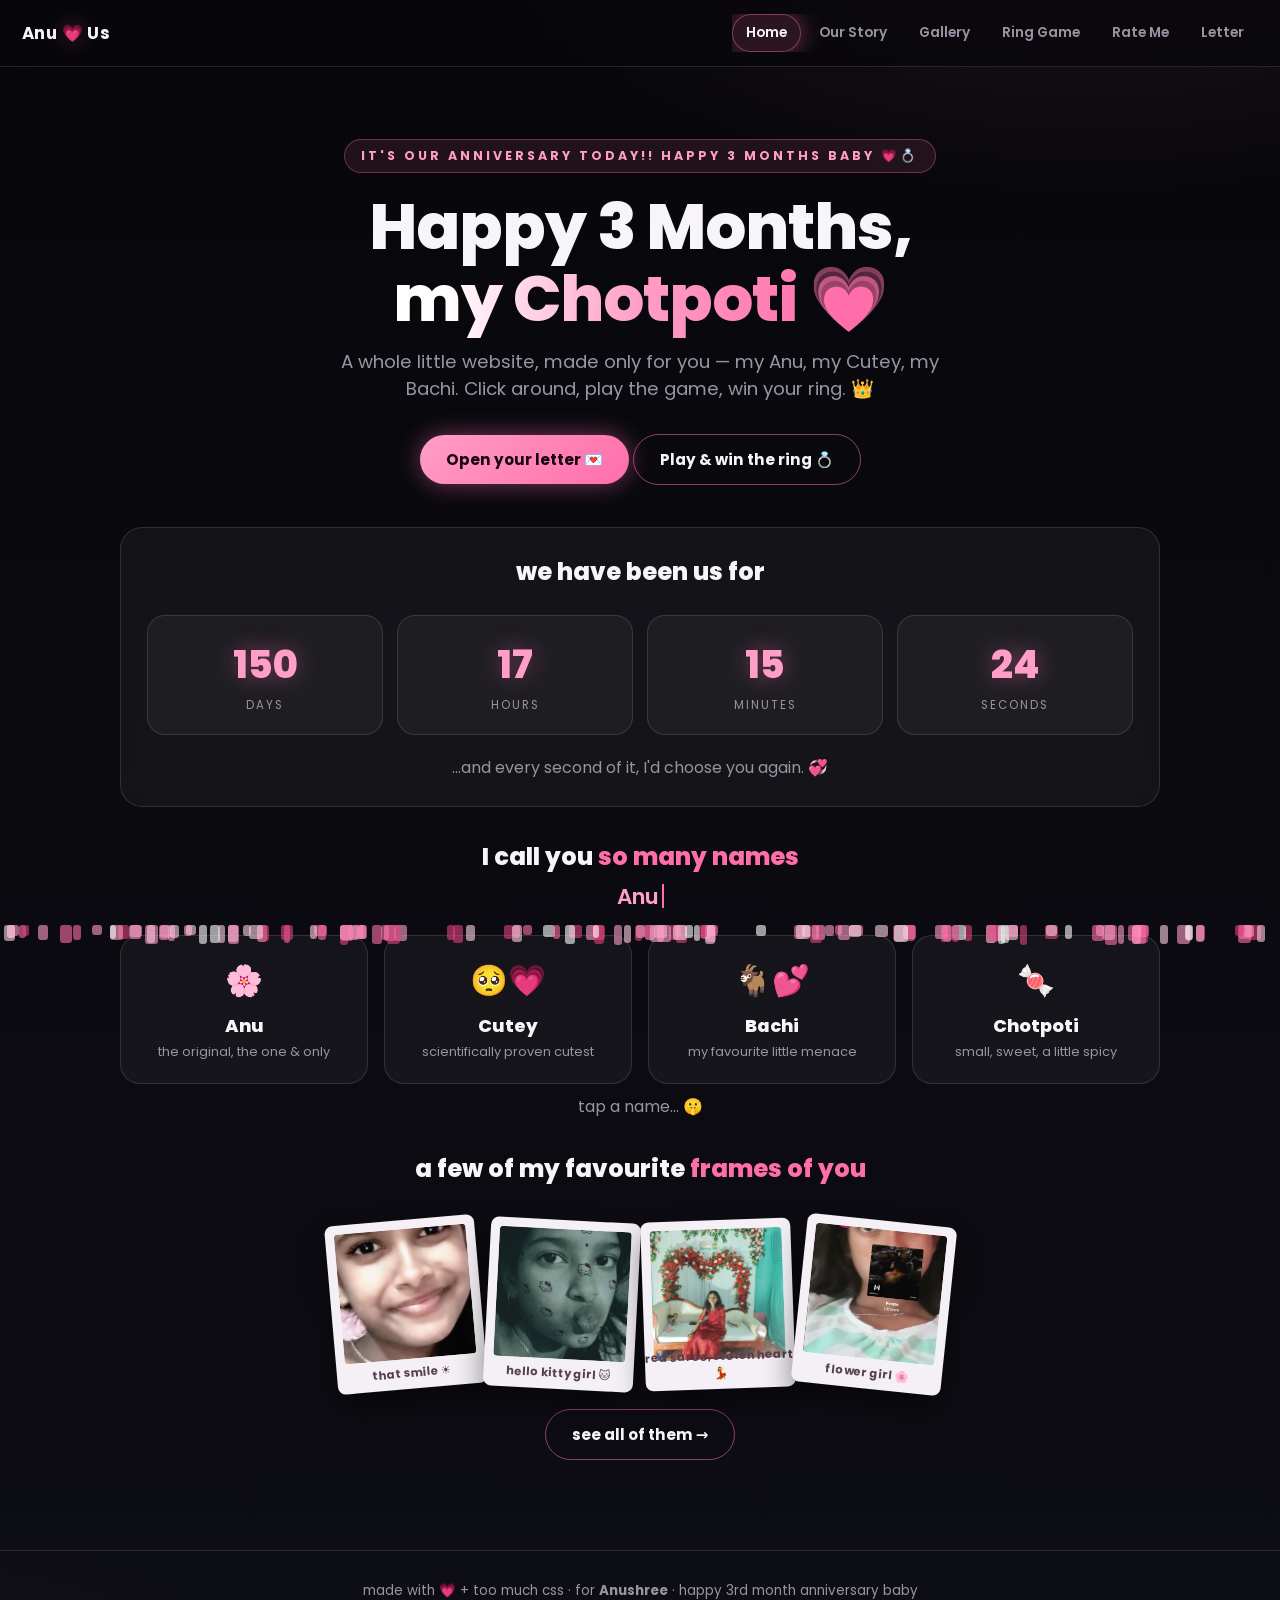
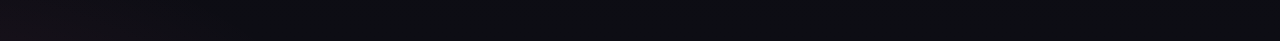
<file: index.html>
<!DOCTYPE html>
<html lang="en">
<head>
  <meta charset="UTF-8" />
  <meta name="viewport" content="width=device-width, initial-scale=1.0" />
  <title>For Anu 💗 | Happy 3 Months</title>
  <link rel="icon" href="data:image/svg+xml,<svg xmlns='http://www.w3.org/2000/svg' viewBox='0 0 100 100'><text y='.9em' font-size='90'>💗</text></svg>" />
  <link rel="preconnect" href="https://fonts.googleapis.com" />
  <link href="https://fonts.googleapis.com/css2?family=Poppins:wght@400;600;700;800&display=swap" rel="stylesheet" />
  <link rel="stylesheet" href="css/style.css" />
</head>
<body>
  <canvas id="hearts-canvas"></canvas>

  <header class="topbar">
    <a class="brand" href="index.html">Anu<span class="pink"> 💗 </span>Us</a>
    <nav class="nav">
      <a href="index.html">Home</a>
      <a href="story.html">Our Story</a>
      <a href="gallery.html">Gallery</a>
      <a href="game.html">Ring Game</a>
      <a href="review.html">Rate Me</a>
      <a href="letter.html">Letter</a>
    </nav>
  </header>

  <main class="page">
    <section class="hero">
      <span class="kicker">07.07.2026 → forever · 3rd month anniversary · 07.10.2026</span>
      <h1 class="title">Happy 3 Months,<br /><span class="grad">my Chotpoti 💗</span></h1>
      <p class="subtitle">A whole little website, made only for you — my Anu, my Cutey, my Bachi. Click around, play the game, win your ring. 👑</p>
      <div class="mt-3">
        <a class="btn" href="letter.html">Open your letter 💌</a>
        <a class="btn ghost" href="game.html">Play &amp; win the ring 💍</a>
      </div>
    </section>

    <section class="card mt-3 center">
      <div class="section-title">we have been us for</div>
      <div class="count-grid" id="together">
        <div class="count-card"><div class="num">0</div><div class="lab">days</div></div>
        <div class="count-card"><div class="num">00</div><div class="lab">hours</div></div>
        <div class="count-card"><div class="num">00</div><div class="lab">minutes</div></div>
        <div class="count-card"><div class="num">00</div><div class="lab">seconds</div></div>
      </div>
      <p class="muted mt-2">…and every second of it, I'd choose you again. 💞</p>
    </section>

    <section class="mt-3 center">
      <div class="section-title">I call you <span>so many names</span></div>
      <p class="typewrap"><span id="typeline"></span><span class="cursor"></span></p>
      <div class="nick-grid mt-2">
        <div class="nick-card" data-meaning="because it's just you"><div class="emoji">🌸</div><div class="name">Anu</div><div class="meaning">the original, the one &amp; only</div></div>
        <div class="nick-card" data-meaning="obviously"><div class="emoji">🥺💗</div><div class="name">Cutey</div><div class="meaning">scientifically proven cutest</div></div>
        <div class="nick-card" data-meaning="my little troublemaker"><div class="emoji">🐐💕</div><div class="name">Bachi</div><div class="meaning">my favourite little menace</div></div>
        <div class="nick-card" data-meaning="tiny &amp; sweet"><div class="emoji">🍬</div><div class="name">Chotpoti</div><div class="meaning">small, sweet, a little spicy</div></div>
      </div>
      <p class="muted mt-1">tap a name… 🤫</p>
    </section>

    <section class="mt-3">
      <div class="section-title center">a few of my favourite <span>frames of you</span></div>
      <div class="polaroids">
        <div class="polaroid" style="--rot:-5deg"><img src="assets/photos/p09.jpg" alt="Anu smiling softly" /><div class="cap">that smile ☀️</div></div>
        <div class="polaroid" style="--rot:3deg"><img src="assets/photos/p07.jpg" alt="Anu covered in hello kitty stickers" /><div class="cap">hello kitty girl 🐱</div></div>
        <div class="polaroid" style="--rot:-2deg"><img src="assets/photos/p03.jpg" alt="Anu in a red saree under a flower arch" /><div class="cap">red saree, stolen heart 💃</div></div>
        <div class="polaroid" style="--rot:6deg"><img src="assets/photos/p01.png" alt="Anu with a pink flower in her hair" /><div class="cap">flower girl 🌸</div></div>
      </div>
      <p class="center muted mt-2"><a class="btn ghost" href="gallery.html">see all of them →</a></p>
    </section>
  </main>

  <footer>
    made with <span class="pink">💗</span> + too much css · for <b>Anushree</b> · happy 3rd month anniversary baby
  </footer>

  <script src="js/app.js"></script>
  <script>
    typeWriter(document.getElementById("typeline"), ANU.nicknames, 120, 1400);
    togetherCounter(document.getElementById("together"));

    // anniversary countdown chip → also show days remaining big on home
    const daysLeft = Math.max(0, Math.ceil((ANU.anniversary - new Date()) / 864e5));
    if (daysLeft > 0) {
      document.querySelector(".kicker").textContent += " · only " + daysLeft + " days left 💫";
    } else {
      document.querySelector(".kicker").textContent = "it's our anniversary today!! happy 3 months baby 💗💍";
      confetti(140);
    }

    // tap a nickname card → little love note
    document.querySelectorAll(".nick-card").forEach(card => {
      card.addEventListener("click", () => {
        const notes = [
          "you're my favourite notification 🔔💗",
          "10/10 would fall for you again",
          "you + me = the whole plot 🎬",
          "certified cutest human alive 🏆",
          "my heart goes dhdhdh for you 💓"
        ];
        alert(card.querySelector(".name").textContent + " 💗 " + card.dataset.meaning + "\n\n" + notes[Math.floor(Math.random() * notes.length)]);
      });
    });

    // auto-confetti if today is the 7th of October
    const today = new Date();
    if (today.getMonth() === 9 && today.getDate() === 7) confetti(160);
  </script>
</body>
</html>
</file>
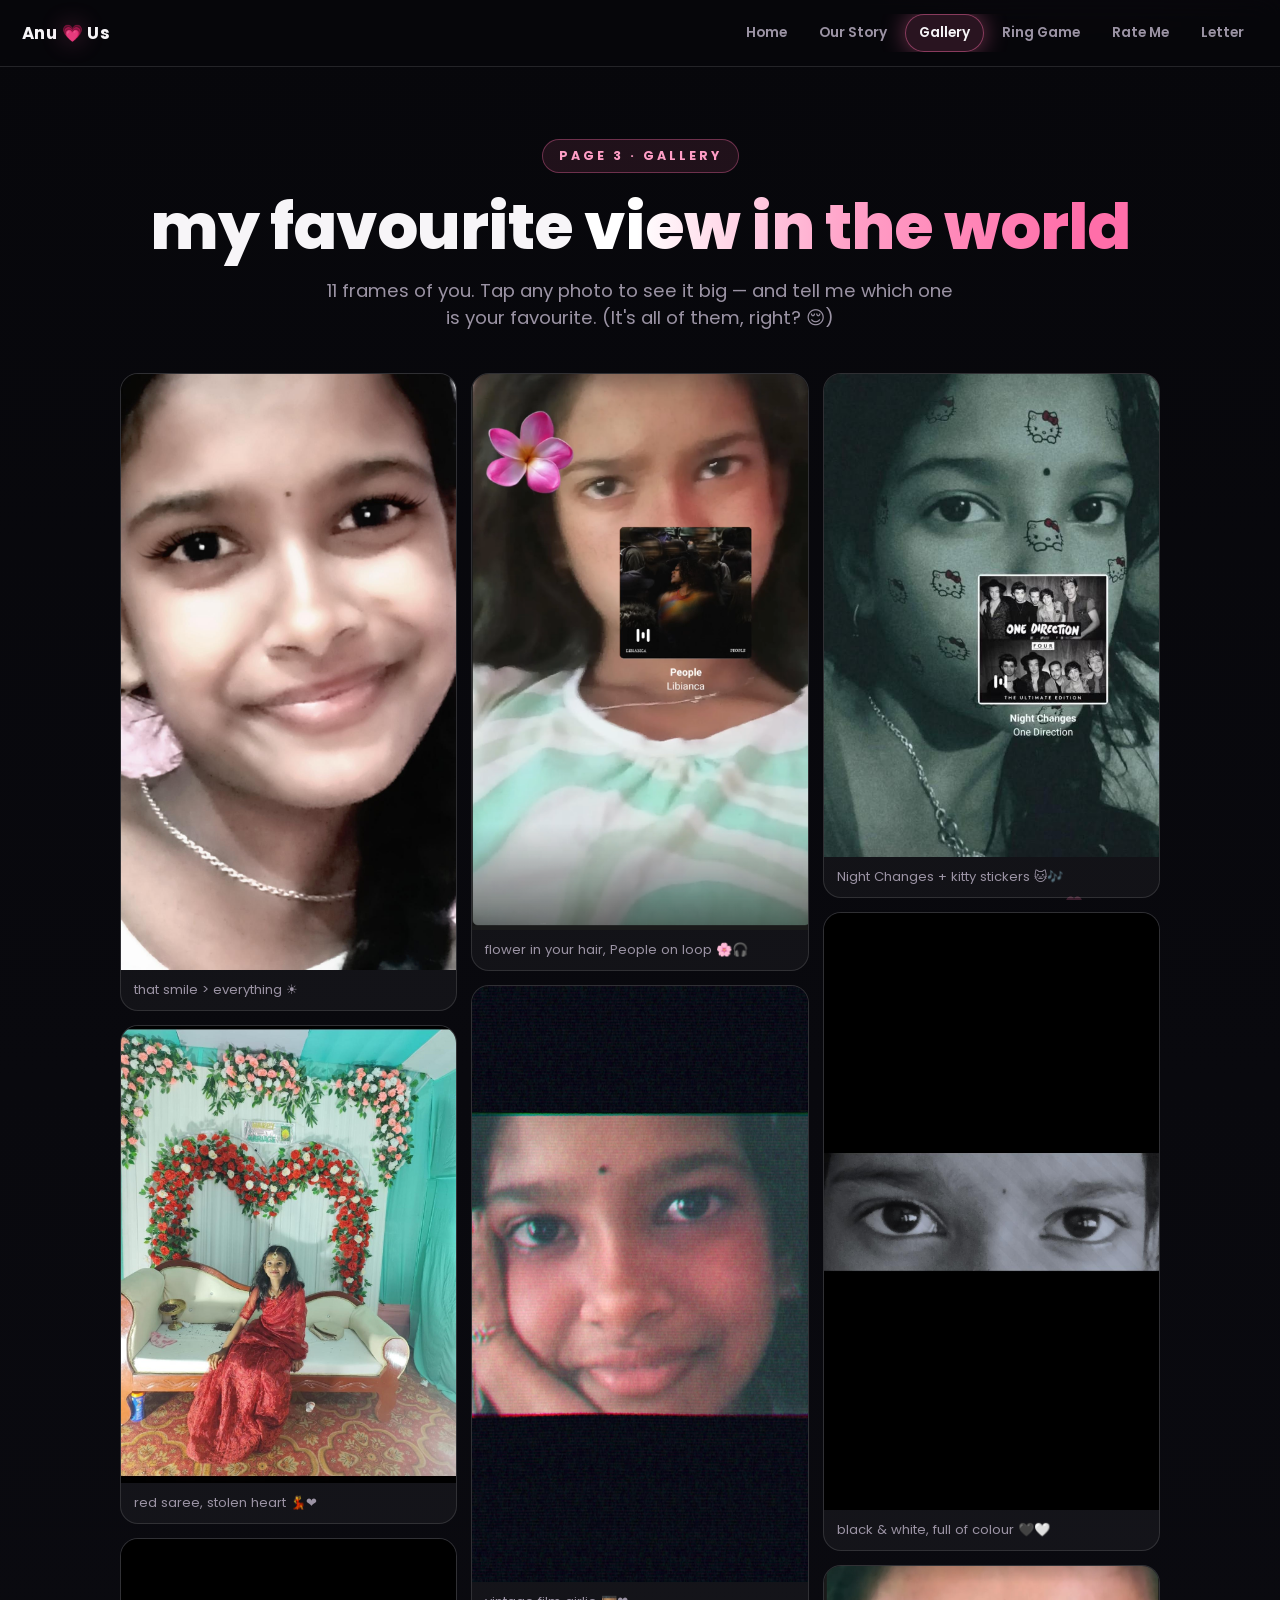
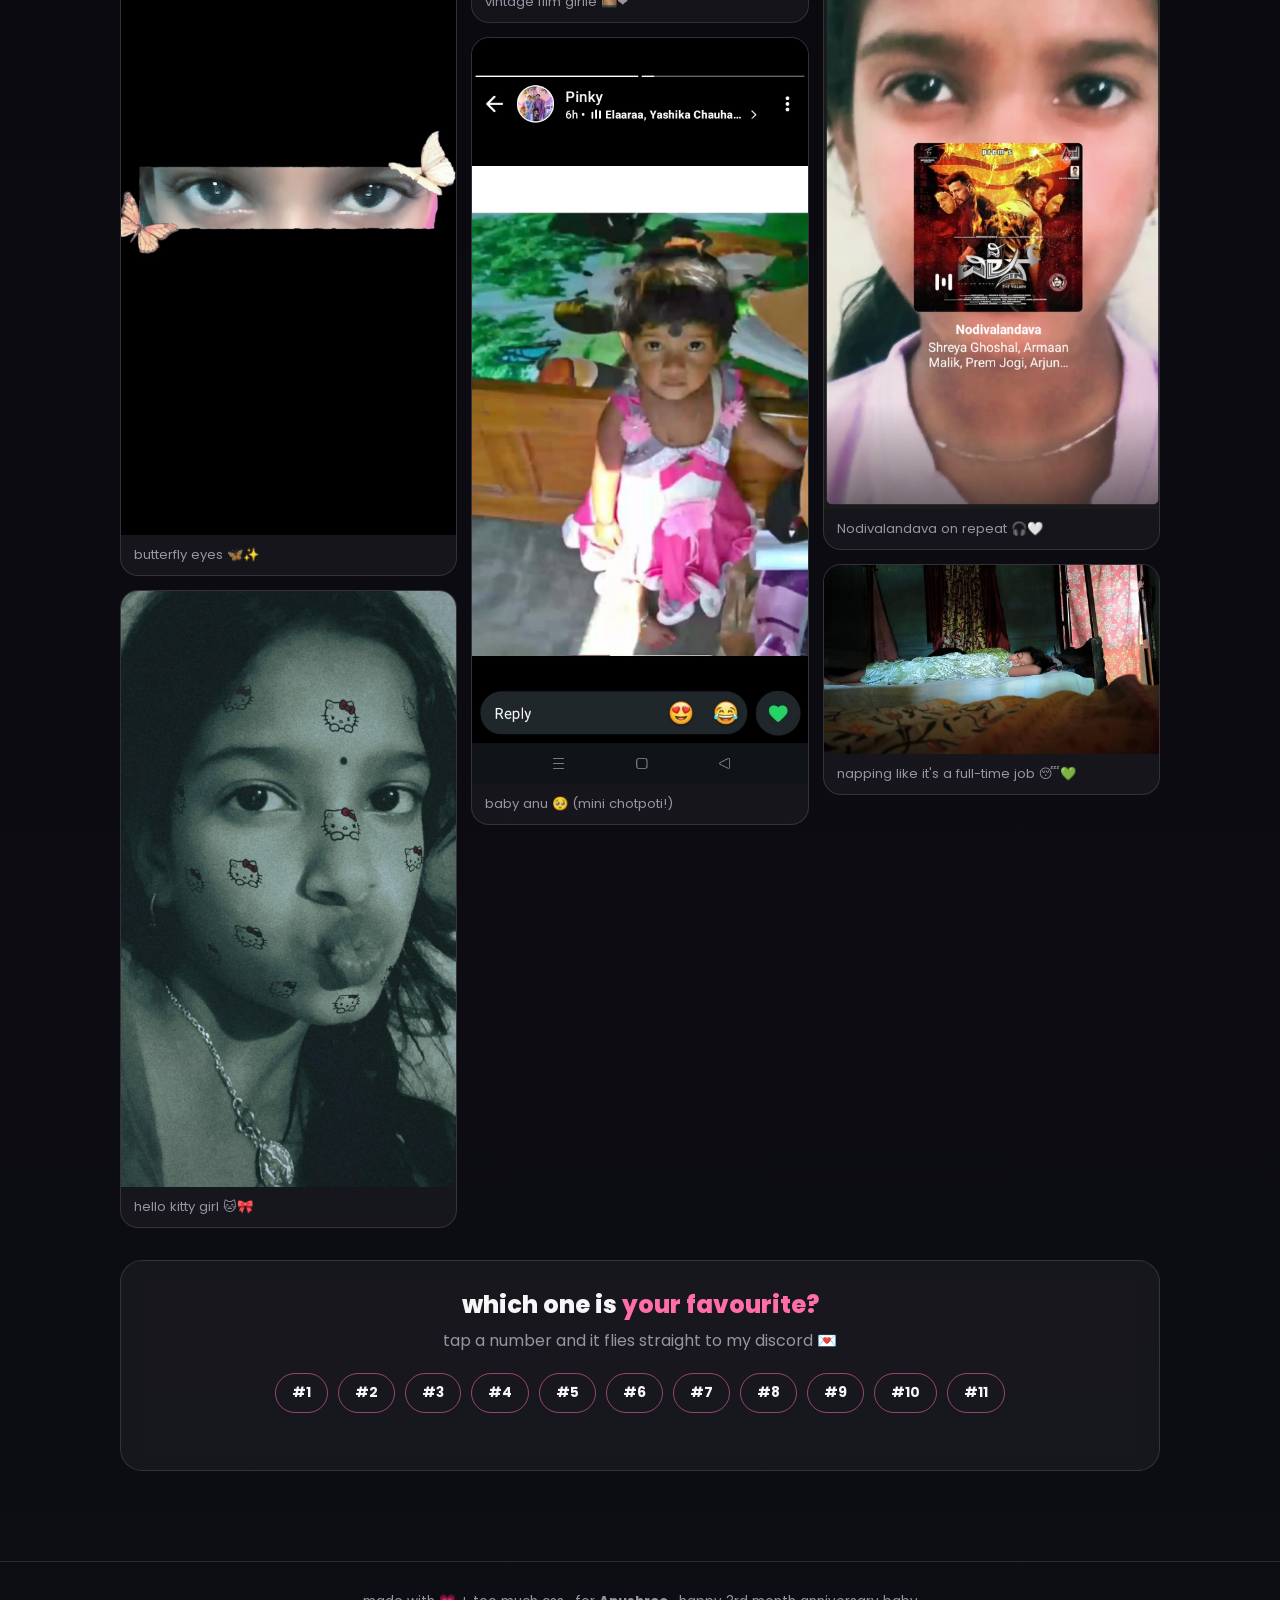
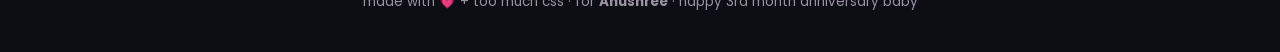
<file: gallery.html>
<!DOCTYPE html>
<html lang="en">
<head>
  <meta charset="UTF-8" />
  <meta name="viewport" content="width=device-width, initial-scale=1.0" />
  <title>Gallery | For Anu 💗</title>
  <link rel="icon" href="data:image/svg+xml,<svg xmlns='http://www.w3.org/2000/svg' viewBox='0 0 100 100'><text y='.9em' font-size='90'>💗</text></svg>" />
  <link href="https://fonts.googleapis.com/css2?family=Poppins:wght@400;600;700;800&display=swap" rel="stylesheet" />
  <link rel="stylesheet" href="css/style.css" />
</head>
<body>
  <canvas id="hearts-canvas"></canvas>

  <header class="topbar">
    <a class="brand" href="index.html">Anu<span class="pink"> 💗 </span>Us</a>
    <nav class="nav">
      <a href="index.html">Home</a>
      <a href="story.html">Our Story</a>
      <a href="gallery.html">Gallery</a>
      <a href="game.html">Ring Game</a>
      <a href="review.html">Rate Me</a>
      <a href="letter.html">Letter</a>
    </nav>
  </header>

  <main class="page">
    <section class="hero">
      <span class="kicker">page 3 · gallery</span>
      <h1 class="title">my favourite <span class="grad">view in the world</span></h1>
      <p class="subtitle">11 frames of you. Tap any photo to see it big — and tell me which one is your favourite. (It's all of them, right? 😌)</p>
    </section>

    <section class="gal mt-3" id="gal">
      <!-- ✏️ captions live here — edit text to taste -->
      <figure><img loading="lazy" src="assets/photos/p09.jpg" alt="Anu smiling softly with a flower behind her ear" /><figcaption>that smile &gt; everything ☀️</figcaption></figure>
      <figure><img loading="lazy" src="assets/photos/p03.jpg" alt="Anu in a red saree sitting under a heart-shaped flower arch" /><figcaption>red saree, stolen heart 💃❤️</figcaption></figure>
      <figure><img loading="lazy" src="assets/photos/p05.jpg" alt="close-up of Anu's eyes covered in butterfly stickers" /><figcaption>butterfly eyes 🦋✨</figcaption></figure>
      <figure><img loading="lazy" src="assets/photos/p07.jpg" alt="Anu with hello kitty stickers all over her face" /><figcaption>hello kitty girl 🐱🎀</figcaption></figure>
      <figure><img loading="lazy" src="assets/photos/p01.png" alt="Anu with a pink flower in her hair and a People by Libianca music card" /><figcaption>flower in your hair, People on loop 🌸🎧</figcaption></figure>
      <figure><img loading="lazy" src="assets/photos/p10.jpg" alt="Anu resting her cheek on her hand, film-poster style with black bars" /><figcaption>vintage film girlie 🎞️❤️</figcaption></figure>
      <figure><img loading="lazy" src="assets/photos/p04.jpg" alt="screenshot of little Anu in a pink dress with mehndi on her face" /><figcaption>baby anu 🥺 (mini chotpoti!)</figcaption></figure>
      <figure><img loading="lazy" src="assets/photos/p08.jpg" alt="Anu with kitty stickers and a Night Changes by One Direction music card" /><figcaption>Night Changes + kitty stickers 🐱🎶</figcaption></figure>
      <figure><img loading="lazy" src="assets/photos/p06.jpg" alt="black and white photo of only Anu's eyes" /><figcaption>black &amp; white, full of colour 🖤🤍</figcaption></figure>
      <figure><img loading="lazy" src="assets/photos/p02.png" alt="Anu with a chain necklace and a Nodivalandava music card" /><figcaption>Nodivalandava on repeat 🎧🤍</figcaption></figure>
      <figure><img loading="lazy" src="assets/photos/p11.jpg" alt="Anu asleep on her bed in a green patterned kurti" /><figcaption>napping like it's a full-time job 😴💚</figcaption></figure>
    </section>

    <section class="card mt-3 center">
      <div class="section-title">which one is <span>your favourite?</span></div>
      <p class="muted">tap a number and it flies straight to my discord 💌</p>
      <div class="mt-2" id="fav-row" style="display:flex;gap:10px;justify-content:center;flex-wrap:wrap;">
      </div>
      <p class="status" id="fav-status"></p>
    </section>
  </main>

  <div id="lightbox">
    <button class="lb-x" aria-label="close">✕</button>
    <img alt="preview" />
    <div class="lb-cap"></div>
  </div>

  <footer>
    made with <span class="pink">💗</span> + too much css · for <b>Anushree</b> · happy 3rd month anniversary baby
  </footer>

  <script src="js/app.js"></script>
  <script>
    initLightbox();

    // favourite-photo buttons → discord webhook
    const row = document.getElementById("fav-row");
    const figures = [...document.querySelectorAll(".gal figure")];

    figures.forEach((fig, i) => {
      const caption = fig.querySelector("figcaption")?.textContent.trim() || "";
      const b = document.createElement("button");
      b.className = "btn ghost";
      b.style.padding = "9px 16px";
      b.style.fontSize = "0.85rem";
      b.textContent = "#" + (i + 1);
      b.title = caption;
      b.addEventListener("click", async () => {
        const status = document.getElementById("fav-status");
        status.textContent = "sending…";
        status.className = "status";
        const ok = await sendToDiscord({
          username: "Anu's Gallery 💗",
          embeds: [{
            title: "📸 Favourite photo pick",
            description: "She picked **photo #" + (i + 1) + "** as her favourite 🥺💗\n\n_\"" + caption + "\"_",
            color: 0xff6ea9,
            footer: { text: "gallery · " + new Date().toLocaleString() }
          }]
        });
        status.textContent = ok ? "sent! I saw it baby 💗" : "couldn't send 😿 check internet?";
        status.className = "status " + (ok ? "ok" : "err");
        if (ok) confetti(40);
      });
      row.appendChild(b);
    });
  </script>
</body>
</html>
</file>
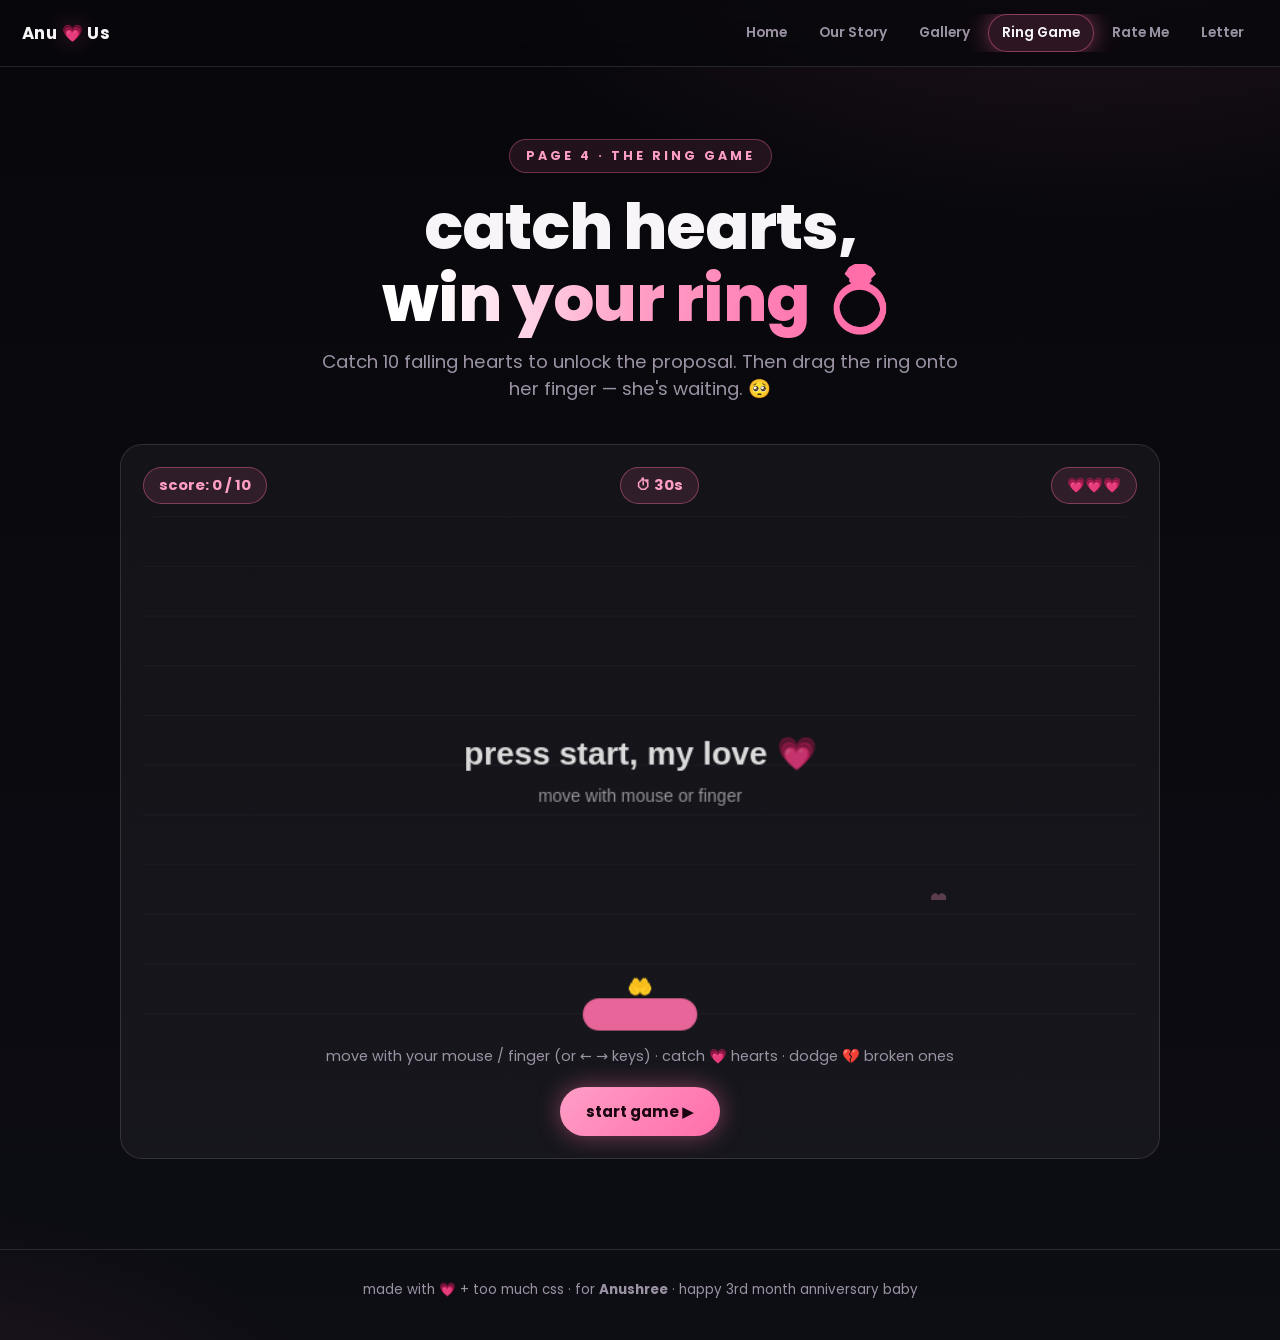
<file: game.html>
<!DOCTYPE html>
<html lang="en">
<head>
  <meta charset="UTF-8" />
  <meta name="viewport" content="width=device-width, initial-scale=1.0" />
  <title>Ring Game 💍 | For Anu 💗</title>
  <link rel="icon" href="data:image/svg+xml,<svg xmlns='http://www.w3.org/2000/svg' viewBox='0 0 100 100'><text y='.9em' font-size='90'>💍</text></svg>" />
  <link href="https://fonts.googleapis.com/css2?family=Poppins:wght@400;600;700;800&display=swap" rel="stylesheet" />
  <link rel="stylesheet" href="css/style.css" />
</head>
<body>
  <canvas id="hearts-canvas"></canvas>

  <header class="topbar">
    <a class="brand" href="index.html">Anu<span class="pink"> 💗 </span>Us</a>
    <nav class="nav">
      <a href="index.html">Home</a>
      <a href="story.html">Our Story</a>
      <a href="gallery.html">Gallery</a>
      <a href="game.html">Ring Game</a>
      <a href="review.html">Rate Me</a>
      <a href="letter.html">Letter</a>
    </nav>
  </header>

  <main class="page">
    <section class="hero">
      <span class="kicker">page 4 · the ring game</span>
      <h1 class="title">catch hearts,<br /><span class="grad">win your ring 💍</span></h1>
      <p class="subtitle">Catch 10 falling hearts to unlock the proposal. Then drag the ring onto her finger — she's waiting. 🥺</p>
    </section>

    <section class="game-area mt-3">
      <div class="hud">
        <span class="pill">score: <b id="score">0</b> / 10</span>
        <span class="pill">⏱ <b id="time">30</b>s</span>
        <span class="pill" id="lives">💗💗💗</span>
      </div>

      <!-- STAGE 1: heart catch -->
      <div id="stage-catch">
        <canvas id="catchCanvas" width="800" height="420"></canvas>
        <p class="wear-note">move with your mouse / finger (or ← → keys) · catch 💗 hearts · dodge 💔 broken ones</p>
        <div class="center mt-2">
          <button class="btn" id="startBtn">start game ▶</button>
        </div>
      </div>

      <!-- STAGE 2: wear the ring -->
      <div class="stage hidden" id="stage-wear">
        <div class="hand-scene">
          <div class="hand" id="hand">
            <div class="palm"></div>
            <div class="finger f1"></div>
            <div class="finger f2"></div>
            <div class="finger f3"></div>
            <div class="finger f4"></div>
            <div class="thumb"></div>
            <div class="ring-slot" id="ringSlot">drop ring here</div>
          </div>
        </div>
        <p class="wear-note">drag the ring onto the ring finger 💌</p>
      </div>

      <!-- STAGE 3: proposal -->
      <div class="stage hidden" id="stage-final">
        <div class="locked" style="padding:20px 0">
          <div class="big">💍😭💗</div>
          <h2 class="section-title">SHE SAID YES!!!</h2>
          <p class="muted" style="max-width:520px;margin:10px auto 0;line-height:1.9">
            Anu, my cutey bachi chotpoti — 3 months down, forever to go.
            You just won the only ring I can afford right now (a digital one, I'm 12-year-old-anniversary-budget broke),
            but one day I'm putting a real one on that finger. Promise. 🤍
          </p>
          <div class="mt-3" style="display:flex;gap:12px;justify-content:center;flex-wrap:wrap">
            <a class="btn" href="letter.html">read your letter 💌</a>
            <button class="btn ghost" id="againBtn">play again 🔁</button>
          </div>
        </div>
      </div>
    </section>
  </main>

  <footer>
    made with <span class="pink">💗</span> + too much css · for <b>Anushree</b> · happy 3rd month anniversary baby
  </footer>

  <script src="js/app.js"></script>
  <script>
    /* ════════ stage 1: heart catcher ════════ */
    const cv = document.getElementById("catchCanvas");
    const ctx = cv.getContext("2d");
    const scoreEl = document.getElementById("score");
    const timeEl = document.getElementById("time");
    const livesEl = document.getElementById("lives");
    const TARGET = 10, TIME = 30;

    let running = false, score = 0, lives = 3, timeLeft = TIME;
    let items = [], raf = null, spawnTimer = null, clockTimer = null;
    const basket = { x: cv.width / 2, w: 92, h: 26 };

    /* ── basket control: pointer (mouse/touch) + arrow keys ── */
    function clampX(x) {
      return Math.max(basket.w / 2 + 4, Math.min(cv.width - basket.w / 2 - 4, x));
    }
    function canvasX(clientX) {
      const r = cv.getBoundingClientRect();
      return (clientX - r.left) * (cv.width / r.width);
    }
    cv.addEventListener("pointermove", e => { basket.x = clampX(canvasX(e.clientX)); });
    cv.addEventListener("pointerdown", e => { basket.x = clampX(canvasX(e.clientX)); });
    addEventListener("keydown", e => {
      if (e.key === "ArrowLeft") basket.x = clampX(basket.x - 36);
      if (e.key === "ArrowRight") basket.x = clampX(basket.x + 36);
    });

    function drawBasket() {
      ctx.clearRect(0, 0, cv.width, cv.height);
      // subtle grid
      ctx.fillStyle = "rgba(255,255,255,0.03)";
      for (let y = 0; y < cv.height; y += 40) ctx.fillRect(0, y, cv.width, 1);
      // basket = open hand
      ctx.save();
      ctx.translate(basket.x - basket.w / 2, cv.height - basket.h - 6);
      ctx.fillStyle = "rgba(255,110,169,0.9)";
      ctx.beginPath();
      ctx.roundRect ? ctx.roundRect(0, 0, basket.w, basket.h, 13) : ctx.rect(0, 0, basket.w, basket.h);
      ctx.fill();
      ctx.fillStyle = "#fff";
      ctx.font = "16px Poppins, sans-serif";
      ctx.fillText("🤲", basket.w / 2 - 10, -4);
      ctx.restore();
      // hearts
      for (const it of items) drawItem(it);
      // hud text
      if (!running) {
        ctx.fillStyle = "rgba(255,255,255,0.85)";
        ctx.font = "700 26px Poppins, sans-serif";
        ctx.textAlign = "center";
        ctx.fillText(score >= TARGET ? "🎉 unlocked!" : "press start, my love 💗", cv.width / 2, cv.height / 2 - 10);
        ctx.font = "14px Poppins, sans-serif";
        ctx.fillStyle = "rgba(255,255,255,0.55)";
        ctx.fillText("move with mouse or finger", cv.width / 2, cv.height / 2 + 20);
        ctx.textAlign = "start";
      }
    }

    function drawItem(it) {
      ctx.font = it.s + "px serif";
      ctx.textAlign = "center";
      ctx.fillText(it.type, it.x, it.y);
      ctx.textAlign = "start";
    }

    function spawn() {
      const good = Math.random() > 0.22;
      items.push({
        x: 30 + Math.random() * (cv.width - 60),
        y: -20,
        v: 1.6 + Math.random() * 2.1 + score * 0.06,
        s: 22 + Math.random() * 10,
        type: good ? "💗" : "💔"
      });
    }

    function loop() {
      if (!running) return;
      ctx.clearRect(0, 0, cv.width, cv.height);
      ctx.fillStyle = "rgba(255,255,255,0.03)";
      for (let y = 0; y < cv.height; y += 40) ctx.fillRect(0, y, cv.width, 1);

      items.forEach(it => { it.y += it.v; });
      // collisions
      const catchY = cv.height - basket.h - 10;
      items = items.filter(it => {
        if (it.y > catchY && it.y < catchY + 40 && Math.abs(it.x - basket.x) < basket.w / 2 + 10) {
          if (it.type === "💗") {
            score++;
            scoreEl.textContent = score;
            popText("+" + score, cv.width / 2, catchY - 30);
            if (score >= TARGET) return false;
          } else {
            lives--;
            livesEl.textContent = "💗".repeat(Math.max(0, lives));
            popText("ouch 💔", cv.width / 2, catchY - 30);
            if (lives <= 0) endGame(false);
          }
          return false;
        }
        return it.y < cv.height + 30;
      });
      for (const it of items) drawItem(it);

      // basket
      ctx.save();
      ctx.translate(basket.x - basket.w / 2, cv.height - basket.h - 6);
      ctx.fillStyle = "rgba(255,110,169,0.9)";
      ctx.beginPath();
      ctx.roundRect ? ctx.roundRect(0, 0, basket.w, basket.h, 13) : ctx.rect(0, 0, basket.w, basket.h);
      ctx.fill();
      ctx.font = "20px serif";
      ctx.textAlign = "center";
      ctx.fillText("🤲", basket.w / 2, basket.h - 6);
      ctx.restore();
      ctx.textAlign = "start";

      if (score >= TARGET) { endGame(true); return; }
      raf = requestAnimationFrame(loop);
    }

    function popText(txt, x, y) {
      const p = document.createElement("div");
      p.className = "pop";
      p.textContent = txt;
      p.style.left = (cv.getBoundingClientRect().left + x) + "px";
      p.style.top = (cv.getBoundingClientRect().top + y) + "px";
      document.body.appendChild(p);
      setTimeout(() => p.remove(), 1000);
    }

    function startGame() {
      running = true; score = 0; lives = 3; timeLeft = TIME;
      items = [];
      scoreEl.textContent = 0;
      livesEl.textContent = "💗💗💗";
      timeEl.textContent = TIME;
      spawnTimer = setInterval(spawn, 620);
      clockTimer = setInterval(() => {
        timeLeft--;
        timeEl.textContent = timeLeft;
        if (timeLeft <= 0) endGame(score >= TARGET);
      }, 1000);
      loop();
    }

    function endGame(won) {
      running = false;
      clearInterval(spawnTimer); clearInterval(clockTimer);
      cancelAnimationFrame(raf);
      drawBasket();
      if (won) setTimeout(showWearStage, 700);
      else {
        document.getElementById("startBtn").style.display = ""; // allow retry
        ctx.fillStyle = "rgba(255,255,255,0.9)";
        ctx.font = "700 26px Poppins, sans-serif";
        ctx.textAlign = "center";
        ctx.fillText("💔 out of lives — try again?", cv.width / 2, cv.height / 2 - 10);
        ctx.font = "14px Poppins, sans-serif";
        ctx.fillText("press start, bachi 💗", cv.width / 2, cv.height / 2 + 20);
        ctx.textAlign = "start";
      }
    }

    function showWearStage() {
      confetti(70);
      document.getElementById("stage-catch").classList.add("hidden");
      document.getElementById("stage-wear").classList.remove("hidden");
      initWear();
    }

    /* ════════ stage 2: drag ring onto finger ════════ */
    function initWear() {
      const scene = document.querySelector(".hand-scene");
      const slot = document.getElementById("ringSlot");
      const ring = document.createElement("div");
      ring.className = "ring-drag";
      ring.innerHTML = '💍';
      ring.style.fontSize = "64px";
      ring.style.textAlign = "center";
      ring.style.lineHeight = "88px";
      ring.style.left = "8%";
      ring.style.bottom = "12%";
      scene.appendChild(ring);

      function center(r) {
        const b = r.getBoundingClientRect();
        return { x: b.left + b.width / 2, y: b.top + b.height / 2 };
      }

      function onDragEnd() {
        const rc = center(ring), sc = center(slot);
        if (Math.hypot(rc.x - sc.x, rc.y - sc.y) < 70) {
          ring.remove();
          slot.textContent = "💍";
          slot.style.border = "none";
          slot.style.animation = "popUp .8s ease";
          showFinal();
        }
      }

      // pointer events (mouse + touch)
      let dragging = false, offX = 0, offY = 0;
      ring.addEventListener("pointerdown", e => {
        dragging = true;
        try { ring.setPointerCapture(e.pointerId); } catch (_) { /* not available on this element — fallback below */ }
        const b = ring.getBoundingClientRect();
        offX = e.clientX - (b.left + b.width / 2);
        offY = e.clientY - (b.top + b.height / 2);
        e.preventDefault();
      });
      ring.addEventListener("pointermove", e => {
        if (!dragging) return;
        const sb = scene.getBoundingClientRect();
        ring.style.left = (e.clientX - sb.left - offX - ring.offsetWidth / 2) + "px";
        ring.style.top = (e.clientY - sb.top - offY - ring.offsetHeight / 2) + "px";
        ring.style.bottom = "auto";
        e.preventDefault();
      });
      ring.addEventListener("pointerup", () => { dragging = false; onDragEnd(); });
      ring.addEventListener("pointercancel", () => { dragging = false; });
      document.addEventListener("pointerup", () => { if (!dragging) return; dragging = false; }, { once: true });
      document.addEventListener("pointercancel", () => { if (!dragging) return; dragging = false; }, { once: true });
    }

    function showFinal() {
      confetti(160);
      localStorage.setItem("anu_ring_won", "1"); // unlocks the letter page
      document.getElementById("stage-wear").classList.add("hidden");
      document.getElementById("stage-final").classList.remove("hidden");
      sendToDiscord({
        username: "Anu's Ring Game 💍",
        embeds: [{
          title: "💍 SHE WON THE RING!",
          description: "Anu caught 10 hearts and made me put the ring on her finger 🥺💗\n3rd month anniversary unlocked.",
          color: 0xff6ea9,
          footer: { text: "ring game · " + new Date().toLocaleString() }
        }]
      });
    }

    document.getElementById("startBtn").addEventListener("click", () => {
      document.getElementById("startBtn").style.display = "none";
      startGame();
    });
    document.getElementById("againBtn").addEventListener("click", () => location.reload());

    drawBasket();
  </script>
</body>
</html>
</file>
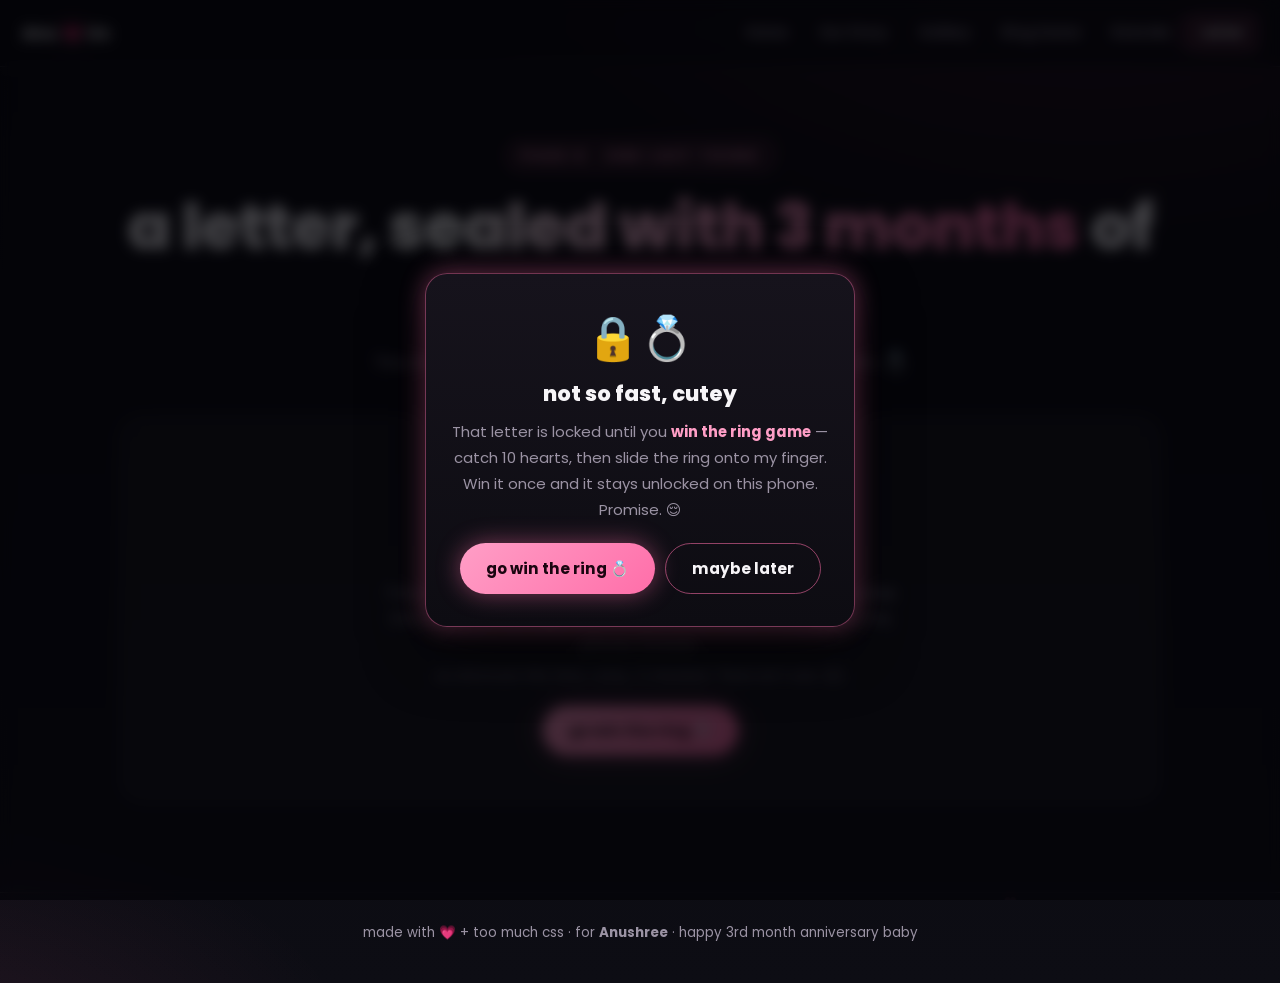
<file: letter.html>
<!DOCTYPE html>
<html lang="en">
<head>
  <meta charset="UTF-8" />
  <meta name="viewport" content="width=device-width, initial-scale=1.0" />
  <title>Your Letter 💌 | For Anu 💗</title>
  <link rel="icon" href="data:image/svg+xml,<svg xmlns='http://www.w3.org/2000/svg' viewBox='0 0 100 100'><text y='.9em' font-size='90'>💌</text></svg>" />
  <link href="https://fonts.googleapis.com/css2?family=Poppins:wght@400;600;700;800&display=swap" rel="stylesheet" />
  <link rel="stylesheet" href="css/style.css" />
</head>
<body>
  <canvas id="hearts-canvas"></canvas>

  <header class="topbar">
    <a class="brand" href="index.html">Anu<span class="pink"> 💗 </span>Us</a>
    <nav class="nav">
      <a href="index.html">Home</a>
      <a href="story.html">Our Story</a>
      <a href="gallery.html">Gallery</a>
      <a href="game.html">Ring Game</a>
      <a href="review.html">Rate Me</a>
      <a href="letter.html">Letter</a>
    </nav>
  </header>

  <main class="page">
    <section class="hero">
      <span class="kicker">page 6 · one last thing</span>
      <h1 class="title">a letter, <span class="grad">sealed with 3 months</span> of us</h1>
      <p class="subtitle">You earn this one, chotpoti — win the ring and it's yours. 💍</p>
    </section>

    <!-- locked state: shown until she wins the ring on this device -->
    <section class="card mt-3 locked" id="gate">
      <div class="big">🔒💌</div>
      <div class="section-title">the letter is locked</div>
      <p style="max-width:520px;margin-inline:auto">
        This one opens with the <b>Ring Game</b> — catch 10 hearts, then slide the ring onto my finger.
        Win it once and it stays unlocked on this phone, forever.
      </p>
      <p class="mt-1" style="font-size:.85rem">no shortcuts this time, cutey. (I checked. There isn't one. 😌)</p>
      <a class="btn mt-2" href="game.html">go win the ring 💍</a>
    </section>

    <!-- the letter: revealed only after a win -->
    <section class="mt-3 hidden" id="letterWrap">
      <div class="letter">
        <div class="salut">My dearest Anu,</div>

        <p>I'm not very good at saying the big things out loud, so I'm writing them down instead — where I can take my time, and where you can come back and read them on a day when you need them.</p>

        <p>Three months. I still remember how nervous I was the day you said yes, and how loud my own heart sounded for the rest of that night. Nobody warned me that one person could quietly become the best part of an ordinary day — you did it without even trying.</p>

        <p>It's the small things I've fallen for. The way you say my name when you're sleepy. The way your voice lifts when you're excited about something nobody else would care about. How you scold me and then worry about me two minutes later. The way you type "hmm?" and I can hear it. I keep little pieces of you like that, and I don't think I'll ever stop collecting them.</p>

        <p>There are nights I stay on the call a while after you've fallen asleep, because the silence sounds like you. There are mornings I wake up and check my phone before I've even opened my eyes.</p>

        <p>I know I'm not always easy. I get busy, I go quiet, I say the wrong thing at the wrong time. But even at my most distracted, you're the thought underneath everything else. If I ever make you doubt that, tell me — I'll spend the whole next month fixing it.</p>

        <p>I built you this little corner of the internet because I wanted something that lasts. Flowers die. Chocolates get eaten (by me, mostly). But this stays up, with your name on it, and every page in it is something I'd never manage to say this well out loud.</p>

        <p>Thank you for these three months, Anu. For the patience, the laughing at jokes that don't deserve it, the calls that went long past "okay, sleeping now", the "one more minute" that we both knew meant an hour. Knowing you has made me softer.</p>

        <p>I'm not asking for anything big. Keep being you, and let me keep being the boy who loves you. Months 4, 5, 6 and everything after — I want all of them with you.</p>

        <p class="sign">Happy 3rd month anniversary, my chotpoti.<br />Yours, always — and just a little bit obsessively,<br />your pagal 💗</p>
      </div>
      <p class="center muted mt-2">ps — you won that ring just to read this, and honestly? I'd have given it to you anyway. Now go rate me on the Rate Me page. I'm expecting 5 stars and I will be checking. 😤💕</p>
    </section>
  </main>

  <footer>
    made with <span class="pink">💗</span> + too much css · for <b>Anushree</b> · happy 3rd month anniversary baby
  </footer>

  <script src="js/app.js"></script>
  <script>
    // hard gate — no bypass, no exceptions. the win lives on this device.
    if (ringWon()) {
      document.getElementById("gate").classList.add("hidden");
      document.getElementById("letterWrap").classList.remove("hidden");
      confetti(120);
    } else {
      showRingGate(); // pops "play the game first 💍" right away
    }
  </script>
</body>
</html>
</file>
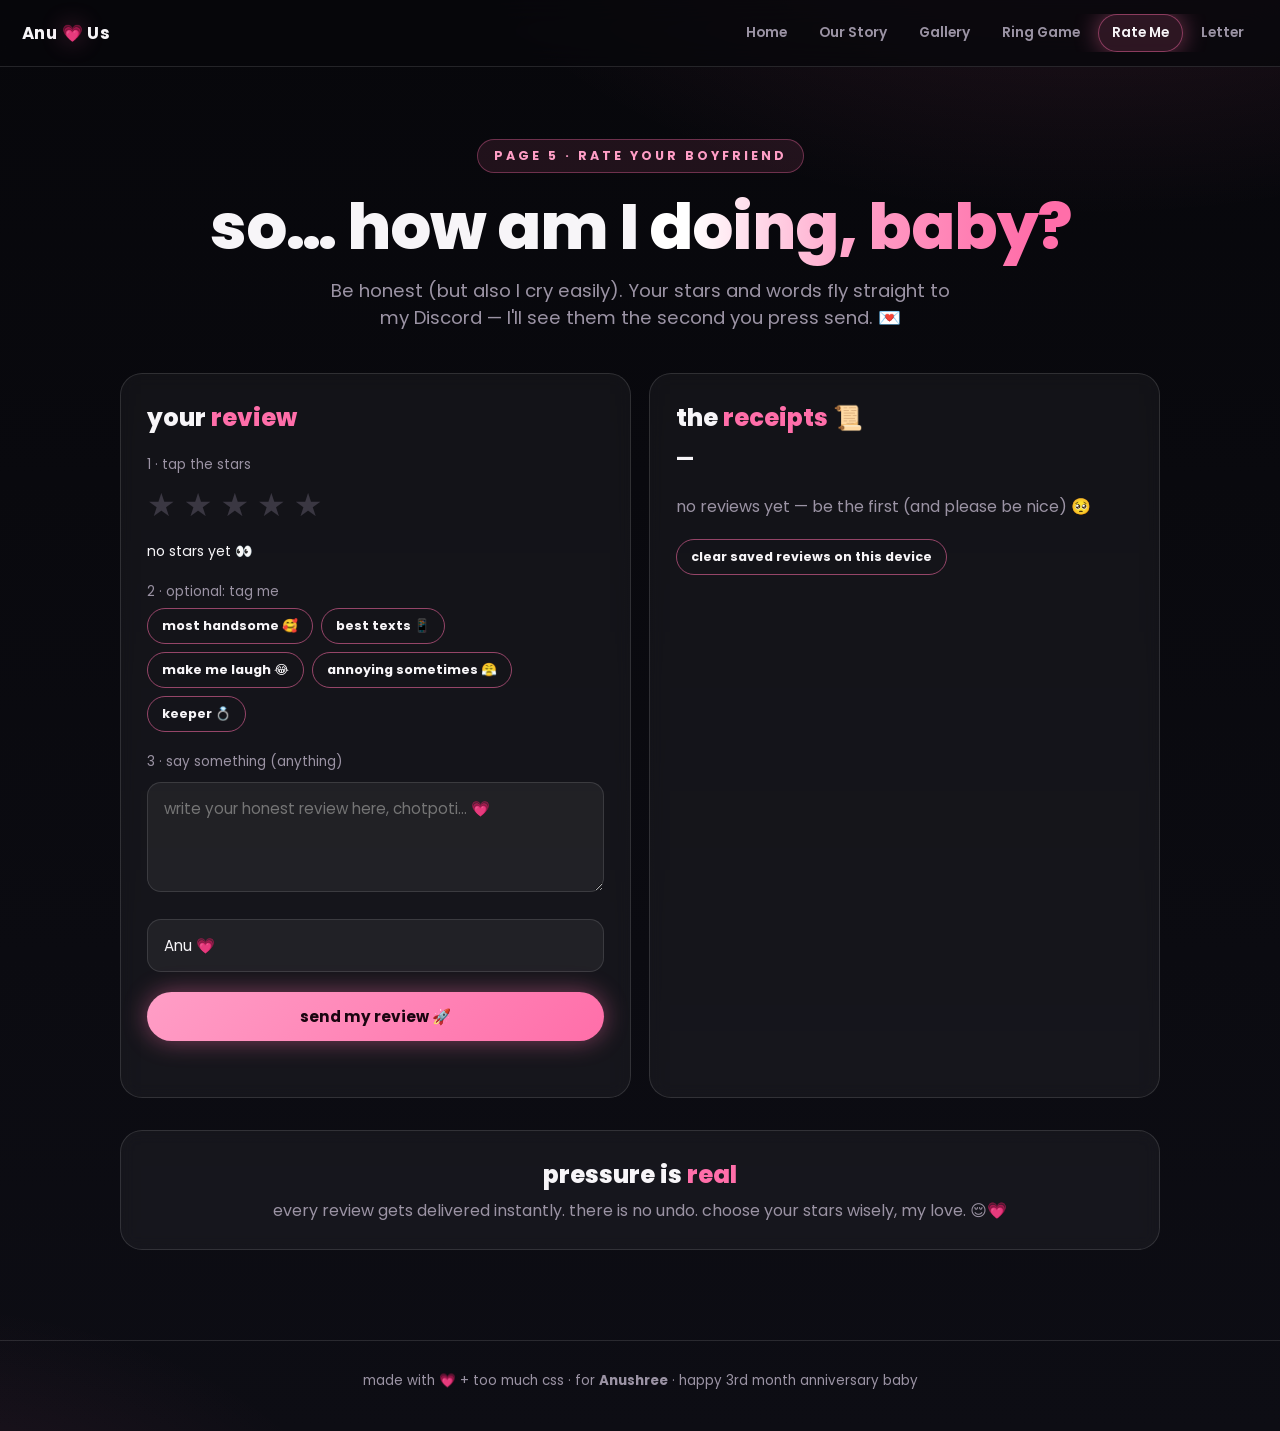
<file: review.html>
<!DOCTYPE html>
<html lang="en">
<head>
  <meta charset="UTF-8" />
  <meta name="viewport" content="width=device-width, initial-scale=1.0" />
  <title>Rate Me ⭐ | For Anu 💗</title>
  <link rel="icon" href="data:image/svg+xml,<svg xmlns='http://www.w3.org/2000/svg' viewBox='0 0 100 100'><text y='.9em' font-size='90'>⭐</text></svg>" />
  <link href="https://fonts.googleapis.com/css2?family=Poppins:wght@400;600;700;800&display=swap" rel="stylesheet" />
  <link rel="stylesheet" href="css/style.css" />
</head>
<body>
  <canvas id="hearts-canvas"></canvas>

  <header class="topbar">
    <a class="brand" href="index.html">Anu<span class="pink"> 💗 </span>Us</a>
    <nav class="nav">
      <a href="index.html">Home</a>
      <a href="story.html">Our Story</a>
      <a href="gallery.html">Gallery</a>
      <a href="game.html">Ring Game</a>
      <a href="review.html">Rate Me</a>
      <a href="letter.html">Letter</a>
    </nav>
  </header>

  <main class="page">
    <section class="hero">
      <span class="kicker">page 5 · rate your boyfriend</span>
      <h1 class="title">so… how am I <span class="grad">doing, baby?</span></h1>
      <p class="subtitle">Be honest (but also I cry easily). Your stars and words fly straight to my Discord — I'll see them the second you press send. 💌</p>
    </section>

    <section class="grid cols-2 mt-3">
      <!-- ── leave a review ── -->
      <div class="card">
        <div class="section-title">your <span>review</span></div>

        <p class="muted mt-2" style="font-size:.85rem">1 · tap the stars</p>
        <div class="stars-input" id="stars">
          <span class="star" data-v="1">★</span>
          <span class="star" data-v="2">★</span>
          <span class="star" data-v="3">★</span>
          <span class="star" data-v="4">★</span>
          <span class="star" data-v="5">★</span>
        </div>
        <p class="status" id="star-label">no stars yet 👀</p>

        <p class="muted mt-2" style="font-size:.85rem">2 · optional: tag me</p>
        <div id="tags" style="display:flex;gap:8px;flex-wrap:wrap;margin-top:6px;">
          <button class="btn ghost tag" style="padding:8px 14px;font-size:.8rem" data-tag="most handsome 🥰">most handsome 🥰</button>
          <button class="btn ghost tag" style="padding:8px 14px;font-size:.8rem" data-tag="best texts 📱">best texts 📱</button>
          <button class="btn ghost tag" style="padding:8px 14px;font-size:.8rem" data-tag="make me laugh 😂">make me laugh 😂</button>
          <button class="btn ghost tag" style="padding:8px 14px;font-size:.8rem" data-tag="annoying sometimes 😤">annoying sometimes 😤</button>
          <button class="btn ghost tag" style="padding:8px 14px;font-size:.8rem" data-tag="keeper 💍">keeper 💍</button>
        </div>

        <p class="muted mt-2" style="font-size:.85rem">3 · say something (anything)</p>
        <textarea id="comment" class="mt-1" placeholder="write your honest review here, chotpoti… 💗"></textarea>

        <input type="text" id="who" class="mt-2" value="Anu 💗" aria-label="your name" />

        <button class="btn mt-2" id="send" style="width:100%;justify-content:center">send my review 🚀</button>
        <p class="status" id="status"></p>
      </div>

      <!-- ── past reviews ── -->
      <div class="card">
        <div class="section-title">the <span>receipts</span> 📜</div>
        <div class="avg-line">
          <b id="avg">—</b>
          <span id="avg-stars" class="stars-view"></span>
          <span id="count"></span>
        </div>
        <div id="reviews" class="mt-2">
          <p class="muted">no reviews yet — be the first (and please be nice) 🥺</p>
        </div>
        <button class="btn ghost mt-2" id="clear" style="font-size:.78rem;padding:8px 14px">clear saved reviews on this device</button>
      </div>
    </section>

    <section class="card mt-3 center">
      <div class="section-title">pressure is <span>real</span></div>
      <p class="muted">every review gets delivered instantly. there is no undo. choose your stars wisely, my love. 😌💗</p>
    </section>
  </main>

  <footer>
    made with <span class="pink">💗</span> + too much css · for <b>Anushree</b> · happy 3rd month anniversary baby
  </footer>

  <script src="js/app.js"></script>
  <script>
    const KEY = "anu_reviews";
    const stars = [...document.querySelectorAll("#stars .star")];
    const label = document.getElementById("star-label");
    const statusEl = document.getElementById("status");
    let rating = 0;
    const labels = ["", "ouch?? 💔", "hmm. acceptable 😐", "decent boyfriend ✅", "yayyy 💗", "PERFECT boyfriend 👑💗"];

    function paint(n) {
      stars.forEach((s, i) => s.classList.toggle("on", i < n));
      label.textContent = n ? labels[n] : "no stars yet 👀";
    }
    stars.forEach(s => {
      s.addEventListener("mouseenter", () => paint(+s.dataset.v));
      s.addEventListener("mouseleave", () => paint(rating));
      s.addEventListener("click", () => { rating = +s.dataset.v; paint(rating); });
    });

    const picked = new Set();
    document.querySelectorAll(".tag").forEach(t => {
      t.addEventListener("click", () => {
        const tag = t.dataset.tag;
        if (picked.has(tag)) { picked.delete(tag); t.style.background = ""; }
        else { picked.add(tag); t.style.background = "rgba(255,110,169,0.25)"; }
      });
    });

    function load() {
      try { return JSON.parse(localStorage.getItem(KEY)) || []; } catch { return []; }
    }
    function render() {
      const list = load();
      const box = document.getElementById("reviews");
      if (!list.length) {
        box.innerHTML = '<p class="muted">no reviews yet — be the first (and please be nice) 🥺</p>';
      } else {
        box.innerHTML = list.map(r => `
          <div class="review-item">
            <div class="r-head">
              <span class="r-name">${r.name}</span>
              <span class="stars-view">${"★".repeat(r.rating)}${"☆".repeat(5 - r.rating)}</span>
            </div>
            ${r.tags && r.tags.length ? `<div class="mt-1" style="font-size:.78rem;color:var(--pink-2)">${r.tags.join(" · ")}</div>` : ""}
            <div class="r-text">${r.text}</div>
            <div class="r-date mt-1">${r.date}</div>
          </div>`).join("");
      }
      if (list.length) {
        const avg = (list.reduce((a, r) => a + r.rating, 0) / list.length).toFixed(1);
        document.getElementById("avg").textContent = avg;
        document.getElementById("avg-stars").textContent = "★".repeat(Math.round(avg)) + "☆".repeat(5 - Math.round(avg));
        document.getElementById("count").textContent = list.length + " review" + (list.length > 1 ? "s" : "");
      } else {
        document.getElementById("avg").textContent = "—";
        document.getElementById("avg-stars").textContent = "";
        document.getElementById("count").textContent = "";
      }
    }

    document.getElementById("send").addEventListener("click", async () => {
      const text = document.getElementById("comment").value.trim();
      const name = document.getElementById("who").value.trim() || "Anu 💗";
      if (!rating) { statusEl.textContent = "pick stars first, naughty 😤"; statusEl.className = "status err"; return; }
      if (text.length < 2) { statusEl.textContent = "write at least a few words 🥺"; statusEl.className = "status err"; return; }

      statusEl.textContent = "flying to discord… ✈️";
      statusEl.className = "status";

      const ok = await sendToDiscord({
        username: "Anu's Reviews ⭐",
        embeds: [{
          title: "⭐ New review from " + name,
          description: `${"★".repeat(rating)}${"☆".repeat(5 - rating)}  (${rating}/5)\n\n${text}`,
          color: 0xff6ea9,
          fields: picked.size ? [{ name: "tags", value: [...picked].join(", ") }] : [],
          footer: { text: "review · " + new Date().toLocaleString() }
        }]
      });

      if (!ok) {
        statusEl.textContent = "couldn't send 😿 check your internet and try again";
        statusEl.className = "status err";
        return;
      }

      const list = load();
      list.unshift({ name, rating, text, tags: [...picked], date: new Date().toLocaleString() });
      localStorage.setItem(KEY, JSON.stringify(list));
      render();

      statusEl.textContent = rating >= 4 ? "sent!! I'm smiling like an idiot rn 😭💗" : "sent… I respect your honesty (I'm crying) 💔";
      statusEl.className = "status ok";
      document.getElementById("comment").value = "";
      picked.clear();
      document.querySelectorAll(".tag").forEach(t => t.style.background = "");
      confetti(rating >= 4 ? 90 : 30);
    });

    document.getElementById("clear").addEventListener("click", () => {
      localStorage.removeItem(KEY);
      render();
    });

    render();
    const today = new Date();
    if (today.getMonth() === 9 && today.getDate() === 7) confetti(140);
  </script>
</body>
</html>
</file>
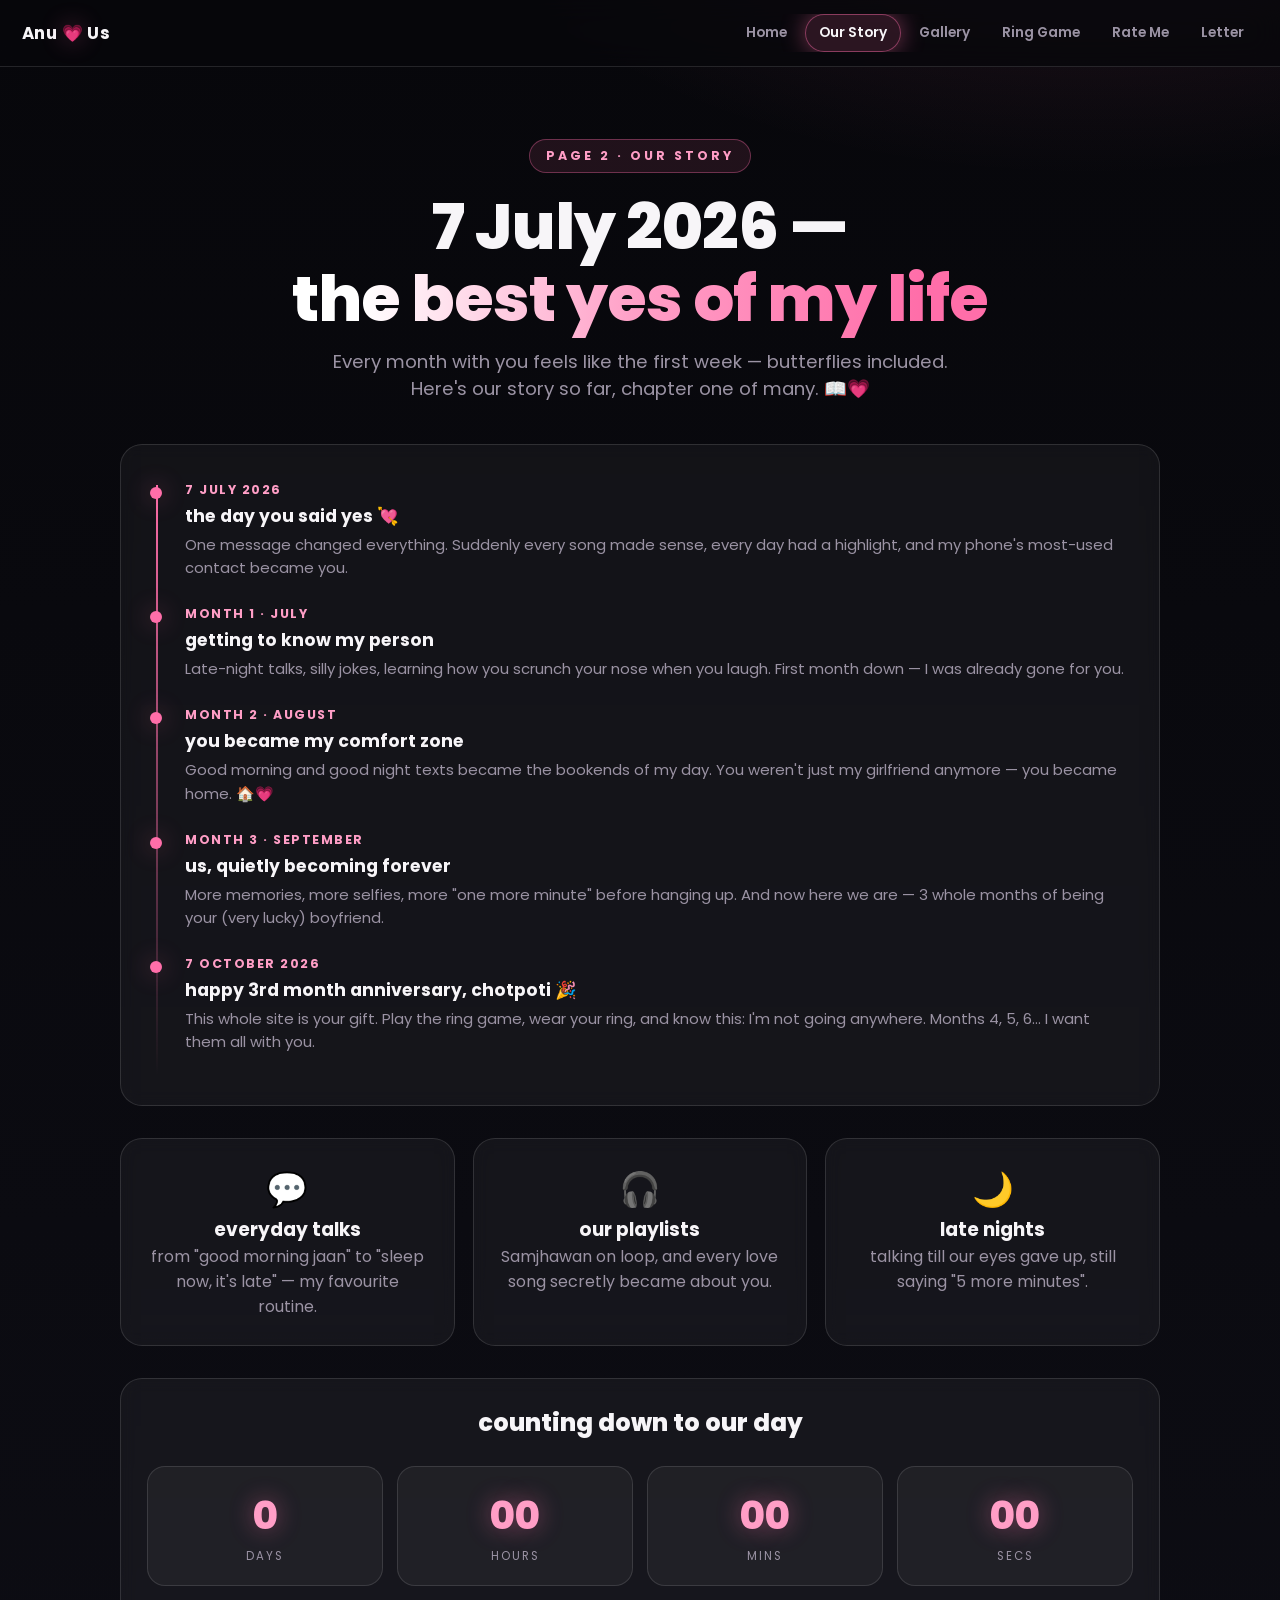
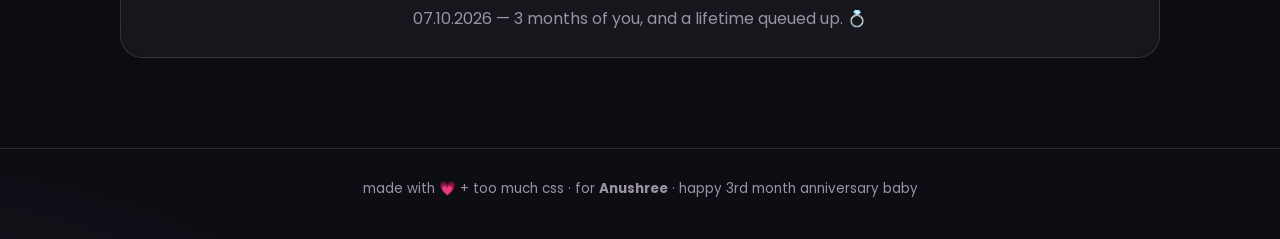
<file: story.html>
<!DOCTYPE html>
<html lang="en">
<head>
  <meta charset="UTF-8" />
  <meta name="viewport" content="width=device-width, initial-scale=1.0" />
  <title>Our Story | For Anu 💗</title>
  <link rel="icon" href="data:image/svg+xml,<svg xmlns='http://www.w3.org/2000/svg' viewBox='0 0 100 100'><text y='.9em' font-size='90'>💗</text></svg>" />
  <link href="https://fonts.googleapis.com/css2?family=Poppins:wght@400;600;700;800&display=swap" rel="stylesheet" />
  <link rel="stylesheet" href="css/style.css" />
</head>
<body>
  <canvas id="hearts-canvas"></canvas>

  <header class="topbar">
    <a class="brand" href="index.html">Anu<span class="pink"> 💗 </span>Us</a>
    <nav class="nav">
      <a href="index.html">Home</a>
      <a href="story.html">Our Story</a>
      <a href="gallery.html">Gallery</a>
      <a href="game.html">Ring Game</a>
      <a href="review.html">Rate Me</a>
      <a href="letter.html">Letter</a>
    </nav>
  </header>

  <main class="page">
    <section class="hero">
      <span class="kicker">page 2 · our story</span>
      <h1 class="title">7 July 2026 —<br /><span class="grad">the best yes of my life</span></h1>
      <p class="subtitle">Every month with you feels like the first week — butterflies included. Here's our story so far, chapter one of many. 📖💗</p>
    </section>

    <section class="card mt-3">
      <div class="timeline">
        <div class="t-item">
          <div class="t-date">7 July 2026</div>
          <div class="t-head">the day you said yes 💘</div>
          <div class="t-body">One message changed everything. Suddenly every song made sense, every day had a highlight, and my phone's most-used contact became you.</div>
        </div>
        <div class="t-item">
          <div class="t-date">Month 1 · July</div>
          <div class="t-head">getting to know my person</div>
          <div class="t-body">Late-night talks, silly jokes, learning how you scrunch your nose when you laugh. First month down — I was already gone for you.</div>
        </div>
        <div class="t-item">
          <div class="t-date">Month 2 · August</div>
          <div class="t-head">you became my comfort zone</div>
          <div class="t-body">Good morning and good night texts became the bookends of my day. You weren't just my girlfriend anymore — you became home. 🏠💗</div>
        </div>
        <div class="t-item">
          <div class="t-date">Month 3 · September</div>
          <div class="t-head">us, quietly becoming forever</div>
          <div class="t-body">More memories, more selfies, more "one more minute" before hanging up. And now here we are — 3 whole months of being your (very lucky) boyfriend.</div>
        </div>
        <div class="t-item">
          <div class="t-date">7 October 2026</div>
          <div class="t-head">happy 3rd month anniversary, chotpoti 🎉</div>
          <div class="t-body">This whole site is your gift. Play the ring game, wear your ring, and know this: I'm not going anywhere. Months 4, 5, 6… I want them all with you.</div>
        </div>
      </div>
    </section>

    <section class="grid cols-3 mt-3">
      <div class="card center"><div class="emoji-big">💬</div><h3>everyday talks</h3><p class="muted">from "good morning jaan" to "sleep now, it's late" — my favourite routine.</p></div>
      <div class="card center"><div class="emoji-big">🎧</div><h3>our playlists</h3><p class="muted">Samjhawan on loop, and every love song secretly became about you.</p></div>
      <div class="card center"><div class="emoji-big">🌙</div><h3>late nights</h3><p class="muted">talking till our eyes gave up, still saying "5 more minutes".</p></div>
    </section>

    <section class="card mt-3 center">
      <div class="section-title">counting down to our day</div>
      <div class="count-grid" id="anniv">
        <div class="count-card"><div class="num">0</div><div class="lab">days</div></div>
        <div class="count-card"><div class="num">00</div><div class="lab">hours</div></div>
        <div class="count-card"><div class="num">00</div><div class="lab">mins</div></div>
        <div class="count-card"><div class="num">00</div><div class="lab">secs</div></div>
      </div>
      <p class="muted mt-2">07.10.2026 — 3 months of you, and a lifetime queued up. 💍</p>
    </section>
  </main>

  <footer>
    made with <span class="pink">💗</span> + too much css · for <b>Anushree</b> · happy 3rd month anniversary baby
  </footer>

  <script src="js/app.js"></script>
  <script>
    anniversaryCountdown(document.getElementById("anniv"));
    const today = new Date();
    if (today.getMonth() === 9 && today.getDate() === 7) confetti(140);
  </script>
</body>
</html>
</file>
<file: css/style.css>
/* ══════════════════════════════════════════════
   FOR ANU 💗 — 3rd Month Anniversary
   Theme: black / white / pink
   ══════════════════════════════════════════════ */

:root {
  --bg: #07070b;
  --bg-2: #0d0d14;
  --card: rgba(255, 255, 255, 0.045);
  --card-border: rgba(255, 255, 255, 0.12);
  --pink: #ff6ea9;
  --pink-2: #ff9ec6;
  --pink-deep: #e0447e;
  --white: #f7f5f8;
  --muted: #9b93a4;
  --glow: 0 0 24px rgba(255, 110, 169, 0.45);
  --radius: 22px;
  --font: "Poppins", "Segoe UI", system-ui, sans-serif;
}

* { margin: 0; padding: 0; box-sizing: border-box; }

html { scroll-behavior: smooth; }

body {
  font-family: var(--font);
  background:
    radial-gradient(1100px 600px at 85% -10%, rgba(255, 110, 169, 0.14), transparent 60%),
    radial-gradient(900px 500px at -10% 110%, rgba(255, 110, 169, 0.10), transparent 55%),
    linear-gradient(180deg, var(--bg), var(--bg-2));
  color: var(--white);
  min-height: 100vh;
  overflow-x: hidden;
}

/* ---------- floating hearts background ---------- */
#hearts-canvas {
  position: fixed;
  inset: 0;
  width: 100%;
  height: 100%;
  z-index: 0;
  pointer-events: none;
}

main, header.topbar, footer { position: relative; z-index: 1; }

/* ---------- top bar ---------- */
.topbar {
  position: sticky;
  top: 0;
  z-index: 50;
  display: flex;
  align-items: center;
  justify-content: space-between;
  gap: 12px;
  padding: 14px 22px;
  background: rgba(7, 7, 11, 0.75);
  backdrop-filter: blur(14px);
  border-bottom: 1px solid var(--card-border);
}

.brand {
  font-weight: 700;
  font-size: 1.05rem;
  color: var(--white);
  text-decoration: none;
  letter-spacing: 0.4px;
  white-space: nowrap;
}
.brand .pink { color: var(--pink); text-shadow: var(--glow); }

.nav {
  display: flex;
  gap: 4px;
  overflow-x: auto;
  scrollbar-width: none;
  -webkit-overflow-scrolling: touch;
}
.nav::-webkit-scrollbar { display: none; }

.nav a {
  color: var(--muted);
  text-decoration: none;
  font-size: 0.86rem;
  font-weight: 600;
  padding: 8px 13px;
  border-radius: 999px;
  border: 1px solid transparent;
  white-space: nowrap;
  transition: all 0.25s ease;
}
.nav a:hover { color: var(--pink-2); transform: translateY(-1px); }
.nav a.active {
  color: var(--white);
  background: rgba(255, 110, 169, 0.14);
  border-color: rgba(255, 110, 169, 0.45);
  box-shadow: var(--glow);
}

/* ---------- shared layout ---------- */
.page {
  max-width: 1080px;
  margin: 0 auto;
  padding: 42px 20px 90px;
}

.hero {
  text-align: center;
  padding: 30px 0 10px;
}

.kicker {
  display: inline-block;
  font-size: 0.78rem;
  font-weight: 700;
  letter-spacing: 3px;
  text-transform: uppercase;
  color: var(--pink-2);
  background: rgba(255, 110, 169, 0.10);
  border: 1px solid rgba(255, 110, 169, 0.35);
  padding: 7px 16px;
  border-radius: 999px;
  margin-bottom: 18px;
}

h1.title {
  font-size: clamp(2.2rem, 6vw, 4rem);
  line-height: 1.12;
  font-weight: 800;
  letter-spacing: -1px;
}
h1.title .grad {
  background: linear-gradient(92deg, #fff 10%, var(--pink-2) 50%, var(--pink) 90%);
  -webkit-background-clip: text;
  background-clip: text;
  color: transparent;
}

.subtitle {
  margin-top: 14px;
  color: var(--muted);
  font-size: clamp(1rem, 2.5vw, 1.15rem);
  max-width: 640px;
  margin-inline: auto;
}

.card {
  background: var(--card);
  border: 1px solid var(--card-border);
  border-radius: var(--radius);
  padding: 26px;
  backdrop-filter: blur(8px);
  transition: transform 0.25s ease, border-color 0.25s ease, box-shadow 0.25s ease;
}
.card:hover { transform: translateY(-3px); border-color: rgba(255, 110, 169, 0.4); }

.grid { display: grid; gap: 18px; }
.grid.cols-2 { grid-template-columns: repeat(auto-fit, minmax(280px, 1fr)); }
.grid.cols-3 { grid-template-columns: repeat(auto-fit, minmax(240px, 1fr)); }

.btn {
  display: inline-flex;
  align-items: center;
  gap: 9px;
  cursor: pointer;
  font-family: var(--font);
  font-weight: 700;
  font-size: 0.95rem;
  color: #1a0510;
  background: linear-gradient(135deg, var(--pink-2), var(--pink));
  border: none;
  border-radius: 999px;
  padding: 13px 26px;
  text-decoration: none;
  box-shadow: var(--glow);
  transition: transform 0.2s ease, box-shadow 0.2s ease, filter 0.2s ease;
}
.btn:hover { transform: translateY(-2px) scale(1.02); filter: brightness(1.07); }
.btn:active { transform: scale(0.97); }
.btn.ghost {
  color: var(--white);
  background: transparent;
  border: 1.5px solid rgba(255, 110, 169, 0.55);
  box-shadow: none;
}
.btn.ghost:hover { background: rgba(255, 110, 169, 0.12); }

.center { text-align: center; }
.mt-1 { margin-top: 10px; } .mt-2 { margin-top: 20px; } .mt-3 { margin-top: 32px; }
.mb-2 { margin-bottom: 20px; }

.pink { color: var(--pink); }
.muted { color: var(--muted); }

.section-title {
  font-size: 1.5rem;
  font-weight: 800;
  margin-bottom: 6px;
}
.section-title span { color: var(--pink); }

/* ---------- typewriter ---------- */
.typewrap {
  min-height: 1.6em;
  font-size: clamp(1.05rem, 3vw, 1.35rem);
  font-weight: 600;
  color: var(--pink-2);
  text-align: center;
}
.typewrap .cursor {
  display: inline-block;
  width: 2px;
  height: 1.1em;
  background: var(--pink);
  vertical-align: -0.15em;
  margin-left: 3px;
  animation: blink 0.8s steps(1) infinite;
}
@keyframes blink { 50% { opacity: 0; } }

/* ---------- countdown cards ---------- */
.count-grid {
  display: grid;
  grid-template-columns: repeat(auto-fit, minmax(120px, 1fr));
  gap: 14px;
  margin-top: 26px;
}
.count-card {
  background: var(--card);
  border: 1px solid var(--card-border);
  border-radius: 18px;
  padding: 20px 10px;
  text-align: center;
}
.count-card .num {
  font-size: clamp(1.6rem, 5vw, 2.4rem);
  font-weight: 800;
  color: var(--pink-2);
  text-shadow: var(--glow);
  font-variant-numeric: tabular-nums;
}
.count-card .lab {
  margin-top: 4px;
  font-size: 0.72rem;
  letter-spacing: 2px;
  text-transform: uppercase;
  color: var(--muted);
}

/* ---------- nicknames ---------- */
.nick-grid {
  display: grid;
  grid-template-columns: repeat(auto-fit, minmax(160px, 1fr));
  gap: 16px;
}
.nick-card {
  background: var(--card);
  border: 1px solid var(--card-border);
  border-radius: 20px;
  padding: 22px 14px;
  text-align: center;
  cursor: pointer;
  user-select: none;
  transition: transform 0.22s ease, border-color 0.22s ease, box-shadow 0.22s ease;
}
.nick-card:hover { transform: translateY(-4px) rotate(-1deg); border-color: var(--pink); box-shadow: var(--glow); }
.nick-card .emoji { font-size: 1.9rem; }
.nick-card .name {
  margin-top: 8px;
  font-weight: 800;
  font-size: 1.12rem;
  color: var(--white);
}
.nick-card .meaning { margin-top: 4px; font-size: 0.8rem; color: var(--muted); }

/* ---------- timeline ---------- */
.timeline { position: relative; margin-top: 10px; padding-left: 30px; }
.timeline::before {
  content: "";
  position: absolute;
  left: 9px; top: 4px; bottom: 4px;
  width: 2px;
  background: linear-gradient(180deg, var(--pink), transparent);
}
.t-item { position: relative; padding: 0 0 26px 8px; }
.t-item::before {
  content: "";
  position: absolute;
  left: -27px; top: 6px;
  width: 12px; height: 12px;
  border-radius: 50%;
  background: var(--pink);
  box-shadow: var(--glow);
}
.t-item .t-date { font-size: 0.78rem; letter-spacing: 1.5px; text-transform: uppercase; color: var(--pink-2); font-weight: 700; }
.t-item .t-head { font-weight: 700; margin-top: 4px; font-size: 1.08rem; }
.t-item .t-body { color: var(--muted); font-size: 0.93rem; margin-top: 4px; line-height: 1.55; }

/* ---------- gallery ---------- */
.gal {
  columns: 3 240px;
  column-gap: 14px;
}
.gal figure {
  break-inside: avoid;
  margin: 0 0 14px;
  border-radius: 18px;
  overflow: hidden;
  border: 1px solid var(--card-border);
  background: var(--card);
  cursor: pointer;
  transition: transform 0.25s ease, box-shadow 0.25s ease, border-color 0.25s ease;
}
.gal figure:hover { transform: scale(1.015); border-color: var(--pink); box-shadow: var(--glow); }
.gal img { width: 100%; display: block; }
.gal figcaption {
  padding: 10px 13px;
  font-size: 0.82rem;
  color: var(--muted);
}

/* lightbox */
#lightbox {
  position: fixed;
  inset: 0;
  z-index: 200;
  background: rgba(0, 0, 0, 0.92);
  display: none;
  align-items: center;
  justify-content: center;
  flex-direction: column;
  gap: 14px;
  padding: 24px;
}
#lightbox.open { display: flex; }
#lightbox img {
  max-width: min(92vw, 640px);
  max-height: 78vh;
  border-radius: 18px;
  border: 1px solid rgba(255, 110, 169, 0.4);
  box-shadow: var(--glow);
}
#lightbox .lb-cap { color: var(--pink-2); font-weight: 600; }
#lightbox .lb-x {
  position: absolute; top: 18px; right: 22px;
  font-size: 1.6rem; color: #fff; background: none; border: none; cursor: pointer;
}

/* ---------- song page ---------- */
.vinyl {
  width: min(300px, 70vw);
  aspect-ratio: 1;
  border-radius: 50%;
  background:
    radial-gradient(circle at center, #1b1b22 0 16%, #0c0c11 17% 100%);
  position: relative;
  box-shadow: 0 20px 60px rgba(0, 0, 0, 0.6), inset 0 0 0 1px rgba(255,255,255,0.06);
  animation: spin 7s linear infinite;
  animation-play-state: paused;
  margin: 0 auto;
}
.vinyl.playing { animation-play-state: running; }
.vinyl::before, .vinyl::after {
  content: "";
  position: absolute;
  border-radius: 50%;
}
.vinyl::before {
  inset: 24%;
  background:
    radial-gradient(circle at center, #2a2a33 0 30%, #17171d 31% 100%);
  box-shadow: inset 0 0 0 1px rgba(255,255,255,0.08);
}
.vinyl::after {
  inset: 46%;
  background: linear-gradient(135deg, var(--pink-2), var(--pink-deep));
  box-shadow: 0 0 18px rgba(255, 110, 169, 0.6);
}
@keyframes spin { to { transform: rotate(360deg); } }

.eq { display: flex; align-items: flex-end; gap: 5px; height: 34px; justify-content: center; margin-top: 18px; }
.eq span {
  width: 5px; border-radius: 4px;
  background: linear-gradient(180deg, var(--pink-2), var(--pink-deep));
  height: 20%;
}
.eq.on span { animation: bounce 0.9s ease-in-out infinite; }
.eq span:nth-child(2) { animation-delay: 0.12s; } .eq span:nth-child(3) { animation-delay: 0.24s; }
.eq span:nth-child(4) { animation-delay: 0.36s; } .eq span:nth-child(5) { animation-delay: 0.48s; }
.eq span:nth-child(6) { animation-delay: 0.6s; } .eq span:nth-child(7) { animation-delay: 0.3s; }
@keyframes bounce { 0%,100% { height: 18%; } 50% { height: 95%; } }

.lyrics {
  background: var(--card);
  border: 1px solid var(--card-border);
  border-radius: var(--radius);
  padding: 22px 24px;
  line-height: 2.1;
  font-size: 0.98rem;
}
.lyrics .hl {
  color: var(--pink-2);
  font-weight: 700;
  text-shadow: var(--glow);
  transition: all 0.4s ease;
}

/* ---------- ring game ---------- */
.game-area {
  background: var(--card);
  border: 1px solid var(--card-border);
  border-radius: var(--radius);
  padding: 22px;
  position: relative;
  overflow: hidden;
}
#catchCanvas { display: block; width: 100%; border-radius: 14px; touch-action: none; }

.hud {
  display: flex;
  justify-content: space-between;
  gap: 10px;
  flex-wrap: wrap;
  font-weight: 700;
  font-size: 0.92rem;
  margin-bottom: 12px;
}
.hud .pill {
  background: rgba(255, 110, 169, 0.12);
  border: 1px solid rgba(255, 110, 169, 0.4);
  padding: 7px 15px;
  border-radius: 999px;
  color: var(--pink-2);
}

.stage { position: relative; min-height: 480px; }
.stage.hidden { display: none; }

/* finger scene */
.hand-scene {
  position: relative;
  height: 420px;
  display: flex;
  align-items: center;
  justify-content: center;
  user-select: none;
}
.hand {
  position: relative;
  width: 250px;
  height: 330px;
  filter: drop-shadow(0 24px 30px rgba(0, 0, 0, 0.55));
}
.hand .palm {
  position: absolute;
  bottom: 0; left: 50%;
  transform: translateX(-50%);
  width: 190px; height: 190px;
  background: linear-gradient(160deg, #f3cdb4, #e2ab90);
  border-radius: 46% 46% 42% 42% / 55% 55% 45% 45%;
}
.hand .finger {
  position: absolute;
  bottom: 150px;
  width: 46px;
  height: 185px;
  background: linear-gradient(90deg, #eec0a8, #f6d6bf 45%, #dfa887);
  border-radius: 24px 24px 12px 12px;
}
.hand .finger.f1 { left: 18px; height: 150px; transform: rotate(-8deg); }
.hand .finger.f2 { left: 74px; height: 185px; }
.hand .finger.f3 { left: 130px; height: 178px; }
.hand .finger.f4 { left: 186px; height: 145px; transform: rotate(8deg); }
.hand .thumb {
  position: absolute;
  bottom: 26px; left: -26px;
  width: 52px; height: 120px;
  background: linear-gradient(90deg, #e8b397, #f3cdb4);
  border-radius: 30px;
  transform: rotate(38deg);
}
.ring-slot {
  position: absolute;
  bottom: 292px; left: 62px;
  width: 70px; height: 34px;
  border: 3px dashed rgba(255, 110, 169, 0.85);
  border-radius: 50%;
  display: flex; align-items: center; justify-content: center;
  font-size: 0.62rem; letter-spacing: 1px; color: var(--pink-2);
  text-transform: uppercase;
}

.ring-drag {
  position: absolute;
  width: 88px; height: 88px;
  cursor: grab;
  z-index: 10;
  touch-action: none;
  filter: drop-shadow(0 6px 14px rgba(255, 110, 169, 0.5));
}
.ring-drag:active { cursor: grabbing; }

.wear-note { text-align: center; color: var(--muted); font-size: 0.9rem; margin-top: 8px; }

.pop {
  position: fixed;
  z-index: 300;
  font-weight: 800;
  color: var(--pink-2);
  text-shadow: var(--glow);
  pointer-events: none;
  animation: popUp 1s ease forwards;
}
@keyframes popUp {
  0% { transform: translate(-50%, 0) scale(0.6); opacity: 0; }
  25% { opacity: 1; transform: translate(-50%, -14px) scale(1.15); }
  100% { transform: translate(-50%, -70px) scale(1); opacity: 0; }
}

/* ---------- review ---------- */
.stars-input { display: flex; gap: 8px; font-size: 2rem; cursor: pointer; margin: 6px 0 4px; }
.stars-input .star { color: #3a3742; transition: transform 0.15s ease, color 0.15s ease; }
.stars-input .star.on { color: var(--pink); text-shadow: var(--glow); }
.stars-input .star:hover { transform: scale(1.2); }

.stars-view { color: var(--pink); letter-spacing: 3px; font-size: 1.05rem; }

textarea, input[type="text"] {
  width: 100%;
  font-family: var(--font);
  font-size: 0.95rem;
  color: var(--white);
  background: rgba(255, 255, 255, 0.05);
  border: 1px solid var(--card-border);
  border-radius: 14px;
  padding: 14px 16px;
  outline: none;
  resize: vertical;
  transition: border-color 0.2s ease, box-shadow 0.2s ease;
}
textarea:focus, input[type="text"]:focus {
  border-color: var(--pink);
  box-shadow: 0 0 0 3px rgba(255, 110, 169, 0.18);
}
textarea { min-height: 110px; }

.review-item {
  background: var(--card);
  border: 1px solid var(--card-border);
  border-radius: 18px;
  padding: 18px 20px;
  margin-top: 14px;
}
.review-item .r-head { display: flex; justify-content: space-between; align-items: center; gap: 10px; }
.review-item .r-name { font-weight: 800; color: var(--pink-2); }
.review-item .r-text { margin-top: 8px; color: #ddd6e2; font-size: 0.95rem; line-height: 1.6; white-space: pre-wrap; }
.review-item .r-date { font-size: 0.75rem; color: var(--muted); }

.avg-line { display: flex; align-items: center; gap: 12px; margin-top: 8px; color: var(--muted); font-size: 0.9rem; }
.avg-line b { color: var(--white); font-size: 1.3rem; }

.status { margin-top: 12px; font-size: 0.88rem; min-height: 1.3em; }
.status.ok { color: #7ef0b2; }
.status.err { color: #ff8fa3; }

/* ---------- letter ---------- */
.letter {
  background: linear-gradient(180deg, #14121a, #0e0d13);
  border: 1px solid rgba(255, 110, 169, 0.35);
  border-radius: var(--radius);
  padding: 34px clamp(20px, 5vw, 44px);
  box-shadow: 0 24px 60px rgba(0, 0, 0, 0.45);
  line-height: 1.95;
  font-size: 1.02rem;
  color: #efe9f2;
}
.letter .salut { font-size: 1.3rem; font-weight: 800; color: var(--pink-2); margin-bottom: 14px; }
.letter p { margin-bottom: 14px; }
.letter .sign {
  margin-top: 20px;
  font-weight: 800;
  color: var(--pink);
  font-size: 1.1rem;
  text-shadow: var(--glow);
}

.locked {
  text-align: center;
  padding: 46px 22px;
}
.locked .big { font-size: 3rem; }
.locked p { color: var(--muted); margin-top: 10px; }

/* ---------- "win the ring first" popup ---------- */
.gate-modal {
  position: fixed;
  inset: 0;
  z-index: 500;
  display: none;
  align-items: center;
  justify-content: center;
  padding: 20px;
  background: rgba(4, 4, 8, 0.74);
  backdrop-filter: blur(7px);
}
.gate-modal.open { display: flex; }
.gate-box {
  width: 100%;
  max-width: 430px;
  text-align: center;
  background: linear-gradient(180deg, #16131c, #0d0c12);
  border: 1px solid rgba(255, 110, 169, 0.42);
  border-radius: var(--radius);
  padding: 32px 26px;
  box-shadow: 0 24px 60px rgba(0, 0, 0, 0.6), var(--glow);
  animation: gateIn 0.32s ease;
}
.gate-box .big { font-size: 2.7rem; }
.gate-box h3 { font-size: 1.32rem; font-weight: 800; margin-top: 8px; }
.gate-box p { color: var(--muted); font-size: 0.93rem; line-height: 1.75; margin-top: 10px; }
.gate-box b { color: var(--pink-2); }
.gate-actions { display: flex; gap: 10px; justify-content: center; flex-wrap: wrap; margin-top: 20px; }
@keyframes gateIn {
  from { opacity: 0; transform: translateY(16px) scale(0.95); }
  to { opacity: 1; transform: none; }
}

/* ---------- polaroid on home ---------- */
.polaroids {
  display: flex;
  justify-content: center;
  gap: 6px;
  flex-wrap: wrap;
  margin-top: 34px;
}
.polaroid {
  width: 150px;
  background: #f4f0f5;
  border-radius: 8px;
  padding: 9px 9px 30px;
  transform: rotate(var(--rot, 0deg));
  box-shadow: 0 14px 30px rgba(0, 0, 0, 0.45);
  transition: transform 0.3s ease, z-index 0s;
  position: relative;
}
.polaroid:hover { transform: rotate(0deg) scale(1.08); z-index: 5; }
.polaroid img { width: 100%; height: 130px; object-fit: cover; border-radius: 4px; display: block; }
.polaroid .cap {
  position: absolute;
  bottom: 7px; left: 0; right: 0;
  text-align: center;
  font-size: 0.72rem;
  color: #57404e;
  font-weight: 700;
}

/* ---------- footer ---------- */
footer {
  text-align: center;
  padding: 30px 16px 40px;
  color: var(--muted);
  font-size: 0.84rem;
  border-top: 1px solid var(--card-border);
}
footer .pink { font-weight: 700; }

/* ---------- confetti ---------- */
.confetti {
  position: fixed;
  z-index: 400;
  top: -20px;
  width: 10px; height: 16px;
  pointer-events: none;
  border-radius: 3px;
  animation: fall linear forwards;
}
@keyframes fall {
  to { transform: translateY(105vh) rotate(720deg); opacity: 0.6; }
}

/* ---------- utilities ---------- */
.hidden { display: none !important; }
.emoji-big { font-size: 2.1rem; }

/* ---------- lightbox nav arrows ---------- */
#lightbox .lb-nav {
  position: absolute;
  top: 50%;
  transform: translateY(-50%);
  width: 46px;
  height: 46px;
  border-radius: 50%;
  border: 1px solid rgba(255, 110, 169, 0.5);
  background: rgba(255, 110, 169, 0.15);
  color: #fff;
  font-size: 1.7rem;
  line-height: 1;
  cursor: pointer;
  z-index: 2;
}
#lightbox .lb-prev { left: 16px; }
#lightbox .lb-next { right: 16px; }
#lightbox .lb-nav:hover { background: rgba(255, 110, 169, 0.35); }

/* ---------- responsive ---------- */
@media (max-width: 640px) {
  .topbar { flex-direction: column; align-items: stretch; gap: 8px; padding: 12px 14px; }
  .brand { text-align: center; }
  .page { padding: 26px 14px 70px; }
  .card { padding: 20px; }
  .stage { min-height: 440px; }
}
</file>
